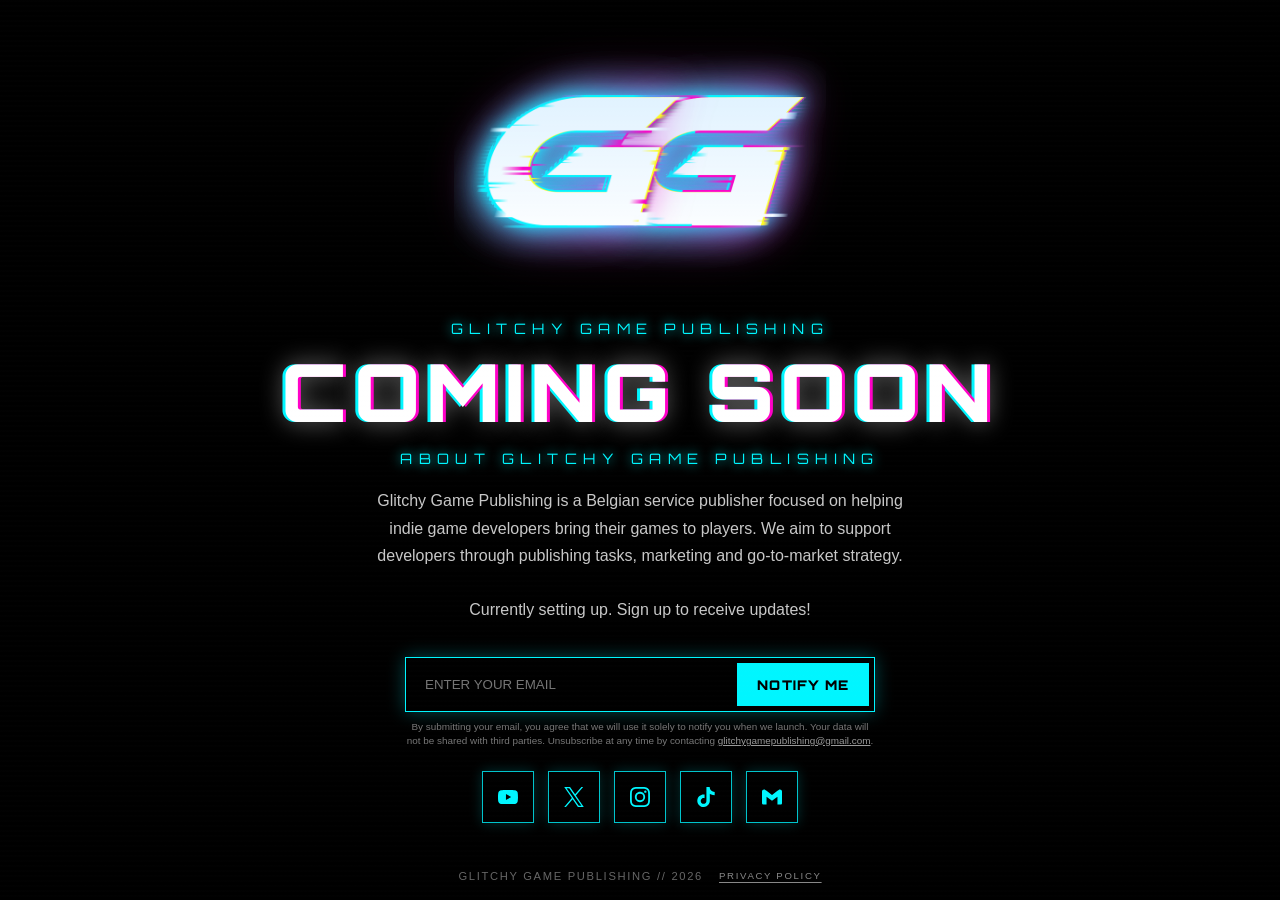
<file: index.html>
<!DOCTYPE html>
<html lang="en">

<head>
    <meta charset="UTF-8" />
    <meta name="viewport" content="width=device-width, initial-scale=1.0, viewport-fit=cover" />
    <meta name="description" content="Glitchy Game Publishing is a Belgian game publisher helping indie game developers bring their games to market through publishing, marketing and community building." />
    <meta name="author" content="Glitchy Game Publishing" />
    <meta name="robots" content="index, follow" />
    <meta name="application-name" content="Glitchy Game Publishing" />

    <title>Glitchy Game Publishing | Belgian Game Publisher</title>

    <link rel="canonical" href="https://glitchygamepublishing.com/" />
    <link rel="manifest" href="manifest.webmanifest" />
    <link rel="icon" type="image/x-icon" href="favicon.ico" />
    <link rel="apple-touch-icon" href="Assets/images/Logo_Square_Centre.png" />

    <meta property="og:type" content="website" />
    <meta property="og:url" content="https://glitchygamepublishing.com/" />
    <meta property="og:title" content="Glitchy Game Publishing | Belgian Game Publisher" />
    <meta property="og:description" content="Glitchy Game Publishing is a Belgian game publisher helping indie game developers bring their games to market through publishing, marketing and community building." />
    <meta property="og:image" content="https://glitchygamepublishing.com/Assets/images/Logo_Square_Centre.png" />
    <meta property="og:image:alt" content="Glitchy Game Publishing logo" />
    <meta property="og:site_name" content="Glitchy Game Publishing" />
    <meta property="og:locale" content="en_BE" />

    <meta name="twitter:card" content="summary_large_image" />
    <meta name="twitter:title" content="Glitchy Game Publishing | Belgian Game Publisher" />
    <meta name="twitter:description" content="Glitchy Game Publishing is a Belgian game publisher helping indie game developers bring their games to market through publishing, marketing and community building." />
    <meta name="twitter:image" content="https://glitchygamepublishing.com/Assets/images/Logo_Square_Centre.png" />
    <meta name="twitter:image:alt" content="Glitchy Game Publishing logo" />

    <script type="application/ld+json">
    {
        "@context": "https://schema.org",
        "@type": "Organization",
        "name": "Glitchy Game Publishing",
        "alternateName": "GG Publishing",
        "url": "https://glitchygamepublishing.com/",
        "logo": "https://glitchygamepublishing.com/Assets/images/Logo_Square_Centre.png",
        "description": "Glitchy Game Publishing is a Belgian game publisher helping indie game developers bring their games to market through publishing, marketing and community building.",
        "sameAs": [
            "https://x.com/GlitchyGamePub",
            "https://www.facebook.com/profile.php?id=61593788321701",
            "https://www.instagram.com/glitchygamepublishing/",
            "https://www.tiktok.com/@glitchygamepublishing",
            "https://www.youtube.com/@GGPublishing"
        ]
    }
    </script>

    <link rel="preconnect" href="https://fonts.googleapis.com">
    <link rel="preconnect" href="https://fonts.gstatic.com" crossorigin>
    <link href="https://fonts.googleapis.com/css2?family=Orbitron:wght@500;700;900&display=swap" rel="stylesheet">
    <link rel="stylesheet" href="Assets/css/style.css" />
</head>

<body>
    <iframe name="hidden_iframe" id="hidden_iframe" title="Form submission status" onload="if (window.submitted) { handleFormSuccess(); }"></iframe>

    <main class="page">
        <section class="content">
            <div class="logo">
                <img src="Assets/images/Logo_Square_Centre_Alpha.png" alt="Glitchy Game Publishing logo">
            </div>

            <h1 class="eyebrow">Glitchy Game Publishing</h1>
            <h2 data-text="Coming Soon">Coming Soon</h2>

            <br><h2 class="eyebrow">About Glitchy Game Publishing</h2>
            <p class="subtitle">
                Glitchy Game Publishing is a Belgian service publisher focused on helping
                indie game developers bring their games to players.
                We aim to support developers through publishing tasks, marketing and
                go-to-market strategy.
                <br><br>
                Currently setting up. Sign up to receive updates!
            </p>

            <form class="notify" id="notifyForm" action="https://docs.google.com/forms/u/0/d/e/1FAIpQLSerMQ9Ac00tpttxeSCr0DgtSrbxK6U5-hS95fB8mxqJZ1_LOw/formResponse" method="POST" target="hidden_iframe" onsubmit="showRegistrationProgress();">
                <input type="email" name="entry.43917760" placeholder="ENTER YOUR EMAIL" required aria-label="Email address">
                <button type="submit">Notify Me</button>
            </form>

            <p class="disclaimer">
                By submitting your email, you agree that we will use it solely to notify you when we launch. Your data will not be
                shared with third parties. Unsubscribe at any time by contacting <a href="mailto:glitchygamepublishing@gmail.com">glitchygamepublishing@gmail.com</a>.
            </p>

            <div class="status" id="status" role="status" aria-live="polite"></div>

            <!--<p class="subscriber-count" aria-live="polite">
                <span id="subscriberCount">--</span> people on the list
            </p>-->

            <div class="social-links" aria-label="Glitchy Game Publishing social media links">
                <!-- <a href="https://discord.gg/5TuQ7SP5CU" class="social-icon" aria-label="Glitchy Game Publishing Discord">
                    <svg role="img" viewBox="0 0 24 24" xmlns="http://www.w3.org/2000/svg">
                        <title>Glitchy Game Publishing Discord</title>
                        <path d="M20.317 4.3698a19.7913 19.7913 0 00-4.8851-1.5152.0741.0741 0 00-.0785.0371c-.211.3753-.4447.8648-.6083 1.2495-1.8447-.2762-3.68-.2762-5.4868 0-.1636-.3933-.4058-.8742-.6177-1.2495a.077.077 0 00-.0785-.037 19.7363 19.7363 0 00-4.8852 1.515.0699.0699 0 00-.0321.0277C.5334 9.0458-.319 13.5799.0992 18.0578a.0824.0824 0 00.0312.0561c2.0528 1.5076 4.0413 2.4228 5.9929 3.0294a.0777.0777 0 00.0842-.0276c.4616-.6304.8731-1.2952 1.226-1.9942a.076.076 0 00-.0416-.1057c-.6528-.2476-1.2743-.5495-1.8722-.8923a.077.077 0 01-.0076-.1277c.1258-.0943.2517-.1923.3718-.2914a.0743.0743 0 01.0776-.0105c3.9278 1.7933 8.18 1.7933 12.0614 0a.0739.0739 0 01.0785.0095c.1202.099.246.1981.3728.2924a.077.077 0 01-.0066.1276 12.2986 12.2986 0 01-1.873.8914.0766.0766 0 00-.0407.1067c.3604.698.7719 1.3628 1.225 1.9932a.076.076 0 00.0842.0286c1.961-.6067 3.9495-1.5219 6.0023-3.0294a.077.077 0 00.0313-.0552c.5004-5.177-.8382-9.6739-3.5485-13.6604a.061.061 0 00-.0312-.0286zM8.02 15.3312c-1.1825 0-2.1569-1.0857-2.1569-2.419 0-1.3332.9555-2.4189 2.157-2.4189 1.2108 0 2.1757 1.0952 2.1568 2.419 0 1.3332-.9555 2.4189-2.1569 2.4189zm7.9748 0c-1.1825 0-2.1569-1.0857-2.1569-2.419 0-1.3332.9554-2.4189 2.1569-2.4189 1.2108 0 2.1757 1.0952 2.1568 2.419 0 1.3332-.946 2.4189-2.1568 2.4189Z" />
                    </svg>
                </a> -->
                <a href="https://www.youtube.com/@GGPublishing" class="social-icon" aria-label="Glitchy Game Publishing YouTube">
                    <svg role="img" viewBox="0 0 24 24" xmlns="http://www.w3.org/2000/svg">
                        <title>Glitchy Game Publishing YouTube</title>
                        <path d="M23.498 6.186a3.016 3.016 0 0 0-2.122-2.136C19.505 3.545 12 3.545 12 3.545s-7.505 0-9.377.505A3.017 3.017 0 0 0 .502 6.186C0 8.07 0 12 0 12s0 3.93.502 5.814a3.016 3.016 0 0 0 2.122 2.136c1.871.505 9.376.505 9.376.505s7.505 0 9.377-.505a3.015 3.015 0 0 0 2.122-2.136C24 15.93 24 12 24 12s0-3.93-.502-5.814zM9.545 15.568V8.432L15.818 12l-6.273 3.568z" />
                    </svg>
                </a>
                <a href="https://x.com/GlitchyGamePub" class="social-icon" aria-label="Glitchy Game Publishing X">
                    <svg role="img" viewBox="0 0 24 24" xmlns="http://www.w3.org/2000/svg">
                        <title>Glitchy Game Publishing X</title>
                        <path d="M14.234 10.162 22.977 0h-2.072l-7.591 8.824L7.251 0H.258l9.168 13.343L.258 24H2.33l8.016-9.318L16.749 24h6.993zm-2.837 3.299-.929-1.329L3.076 1.56h3.182l5.965 8.532.929 1.329 7.754 11.09h-3.182z" />
                    </svg>
                </a>
                <a href="https://www.instagram.com/glitchygamepublishing" class="social-icon" aria-label="Glitchy Game Publishing Instagram">
                    <svg role="img" viewBox="0 0 24 24" xmlns="http://www.w3.org/2000/svg">
                        <title>Glitchy Game Publishing Instagram</title>
                        <path d="M7.0301.084c-1.2768.0602-2.1487.264-2.911.5634-.7888.3075-1.4575.72-2.1228 1.3877-.6652.6677-1.075 1.3368-1.3802 2.127-.2954.7638-.4956 1.6365-.552 2.914-.0564 1.2775-.0689 1.6882-.0626 4.947.0062 3.2586.0206 3.6671.0825 4.9473.061 1.2765.264 2.1482.5635 2.9107.308.7889.72 1.4573 1.388 2.1228.6679.6655 1.3365 1.0743 2.1285 1.38.7632.295 1.6361.4961 2.9134.552 1.2773.056 1.6884.069 4.9462.0627 3.2578-.0062 3.668-.0207 4.9478-.0814 1.28-.0607 2.147-.2652 2.9098-.5633.7889-.3086 1.4578-.72 2.1228-1.3881.665-.6682 1.0745-1.3378 1.3795-2.1284.2957-.7632.4966-1.636.552-2.9124.056-1.2809.0692-1.6898.063-4.948-.0063-3.2583-.021-3.6668-.0817-4.9465-.0607-1.2797-.264-2.1487-.5633-2.9117-.3084-.7889-.72-1.4568-1.3876-2.1228C21.2982 1.33 20.628.9208 19.8378.6165 19.074.321 18.2017.1197 16.9244.0645 15.6471.0093 15.236-.005 11.977.0014 8.718.0076 8.31.0215 7.0301.0839m.1402 21.6932c-1.17-.0509-1.8053-.2453-2.2287-.408-.5606-.216-.96-.4771-1.3819-.895-.422-.4178-.6811-.8186-.9-1.378-.1644-.4234-.3624-1.058-.4171-2.228-.0595-1.2645-.072-1.6442-.079-4.848-.007-3.2037.0053-3.583.0607-4.848.05-1.169.2456-1.805.408-2.2282.216-.5613.4762-.96.895-1.3816.4188-.4217.8184-.6814 1.3783-.9003.423-.1651 1.0575-.3614 2.227-.4171 1.2655-.06 1.6447-.072 4.848-.079 3.2033-.007 3.5835.005 4.8495.0608 1.169.0508 1.8053.2445 2.228.408.5608.216.96.4754 1.3816.895.4217.4194.6816.8176.9005 1.3787.1653.4217.3617 1.056.4169 2.2263.0602 1.2655.0739 1.645.0796 4.848.0058 3.203-.0055 3.5834-.061 4.848-.051 1.17-.245 1.8055-.408 2.2294-.216.5604-.4763.96-.8954 1.3814-.419.4215-.8181.6811-1.3783.9-.4224.1649-1.0577.3617-2.2262.4174-1.2656.0595-1.6448.072-4.8493.079-3.2045.007-3.5825-.006-4.848-.0608M16.953 5.5864A1.44 1.44 0 1 0 18.39 4.144a1.44 1.44 0 0 0-1.437 1.4424M5.8385 12.012c.0067 3.4032 2.7706 6.1557 6.173 6.1493 3.4026-.0065 6.157-2.7701 6.1506-6.1733-.0065-3.4032-2.771-6.1565-6.174-6.1498-3.403.0067-6.156 2.771-6.1496 6.1738M8 12.0077a4 4 0 1 1 4.008 3.9921A3.9996 3.9996 0 0 1 8 12.0077" />
                    </svg>
                </a>
                <a href="https://www.tiktok.com/@glitchygamepublishing" class="social-icon" aria-label="Glitchy Game Publishing TikTok">
                    <svg role="img" viewBox="0 0 24 24" xmlns="http://www.w3.org/2000/svg">
                        <title>Glitchy Game Publishing TikTok</title>
                        <path d="M12.525.02c1.31-.02 2.61-.01 3.91-.02.08 1.53.63 3.09 1.75 4.17 1.12 1.11 2.7 1.62 4.24 1.79v4.03c-1.44-.05-2.89-.35-4.2-.97-.57-.26-1.1-.59-1.62-.93-.01 2.92.01 5.84-.02 8.75-.08 1.4-.54 2.79-1.35 3.94-1.31 1.92-3.58 3.17-5.91 3.21-1.43.08-2.86-.31-4.08-1.03-2.02-1.19-3.44-3.37-3.65-5.71-.02-.5-.03-1-.01-1.49.18-1.9 1.12-3.72 2.58-4.96 1.66-1.44 3.98-2.13 6.15-1.72.02 1.48-.04 2.96-.04 4.44-.99-.32-2.15-.23-3.02.37-.63.41-1.11 1.04-1.36 1.75-.21.51-.15 1.07-.14 1.61.24 1.64 1.82 3.02 3.5 2.87 1.12-.01 2.19-.66 2.77-1.61.19-.33.4-.67.41-1.06.1-1.79.06-3.57.07-5.36.01-4.03-.01-8.05.02-12.07z" />
                    </svg>
                </a>
                <!-- <a href="https://www.facebook.com/profile.php?id=61593788321701" class="social-icon" aria-label="Glitchy Game Publishing Facebook">
                    <svg role="img" viewBox="0 0 24 24" xmlns="http://www.w3.org/2000/svg">
                        <title>Glitchy Game Publishing Facebook</title>
                        <path d="M9.101 23.691v-7.98H6.627v-3.667h2.474v-1.58c0-4.085 1.848-5.978 5.858-5.978.401 0 .955.042 1.468.103a8.68 8.68 0 0 1 1.141.195v3.325a8.623 8.623 0 0 0-.653-.036 26.805 26.805 0 0 0-.733-.009c-.707 0-1.259.096-1.675.309a1.686 1.686 0 0 0-.679.622c-.258.42-.374.995-.374 1.752v1.297h3.919l-.386 2.103-.287 1.564h-3.246v8.245C19.396 23.238 24 18.179 24 12.044c0-6.627-5.373-12-12-12s-12 5.373-12 12c0 5.628 3.874 10.35 9.101 11.647Z" />
                    </svg>
                </a> -->
                <a href="mailto:glitchygamepublishing@gmail.com" class="social-icon" aria-label="Glitchy Game Publishing Email">
                    <svg role="img" viewBox="0 0 24 24" xmlns="http://www.w3.org/2000/svg">
                        <title>Glitchy Game Publishing Email</title>
                        <path d="M24 5.457v13.909c0 .904-.732 1.636-1.636 1.636h-3.819V11.73L12 16.64l-6.545-4.91v9.273H1.636A1.636 1.636 0 0 1 0 19.366V5.457c0-2.023 2.309-3.178 3.927-1.964L5.455 4.64 12 9.548l6.545-4.91 1.528-1.145C21.69 2.28 24 3.434 24 5.457z" />
                    </svg>
                </a>
            </div>
        </section>

        <footer class="footer">
            <span>Glitchy Game Publishing // 2026</span>
            <a href="privacy/privacy.html">Privacy Policy</a>
        </footer>
    </main>

    <script src="Assets/js/index.js"></script>
</body>


</html>
</file>
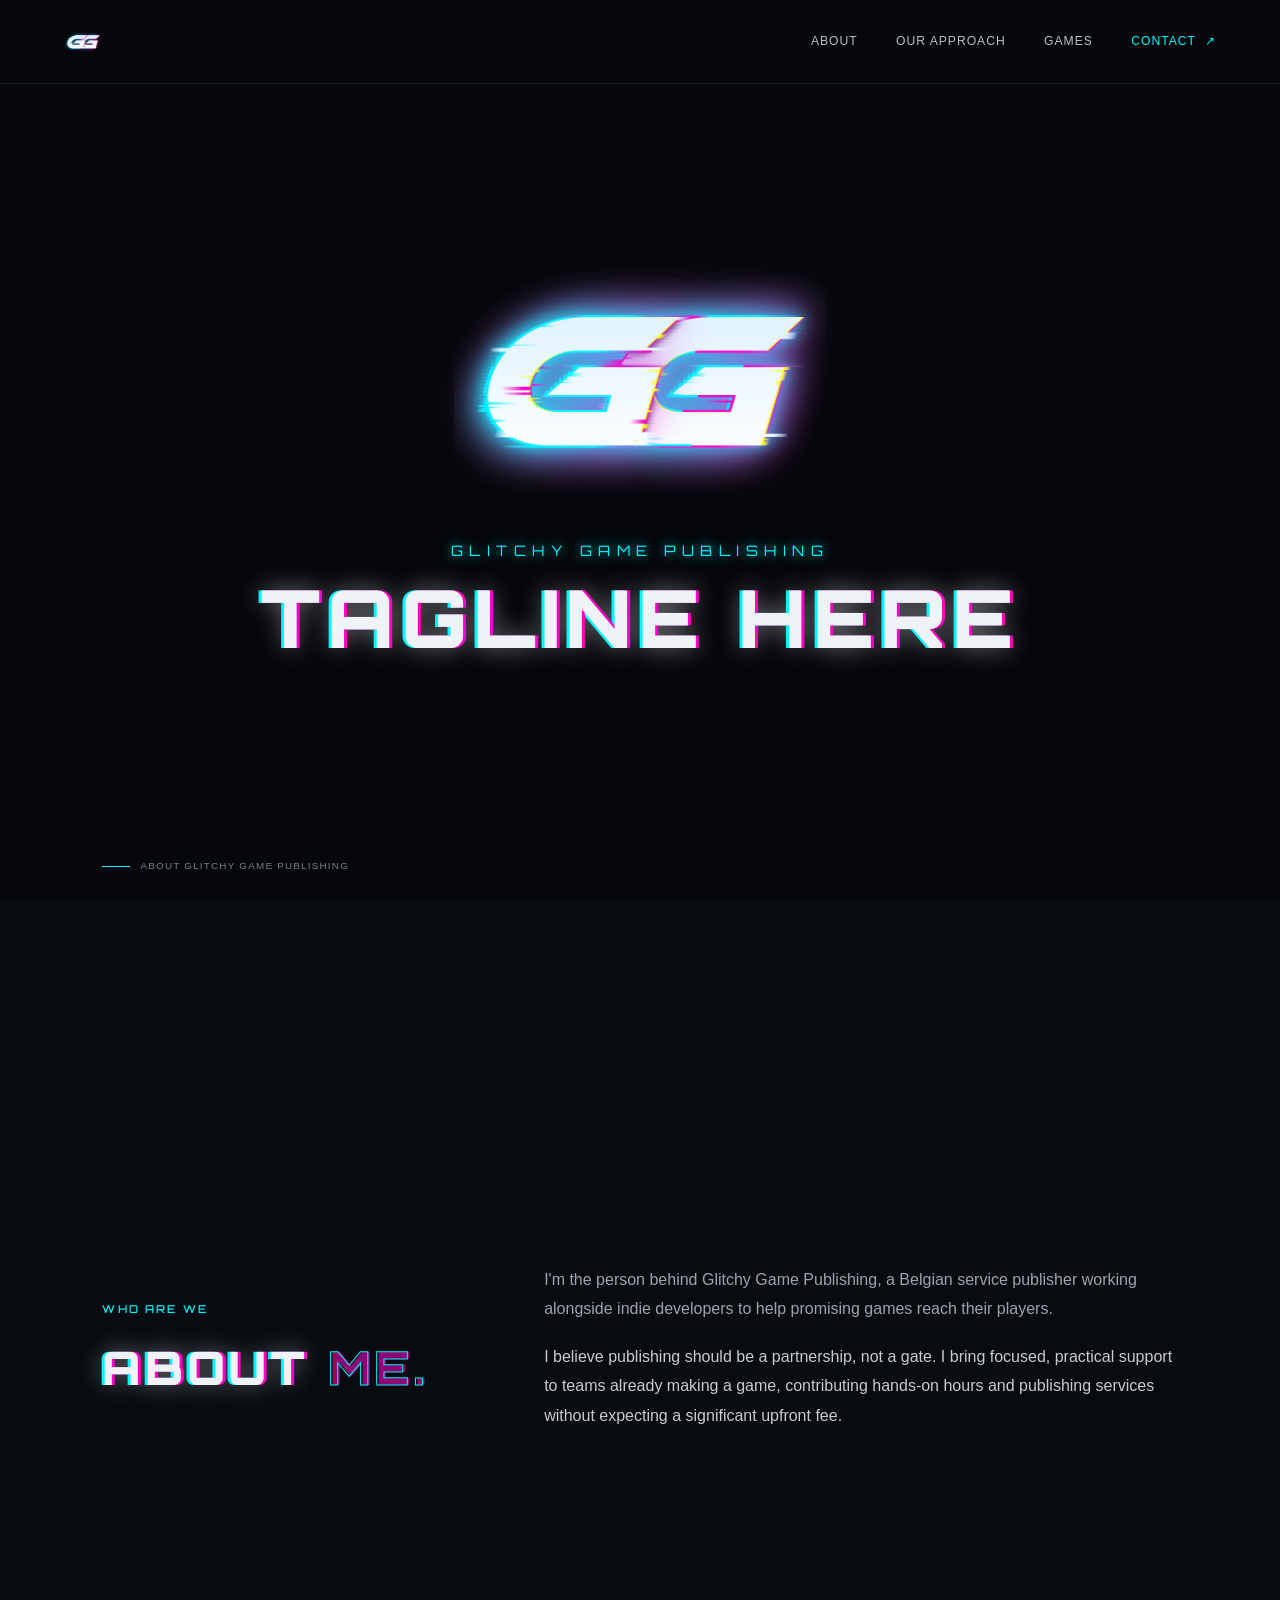
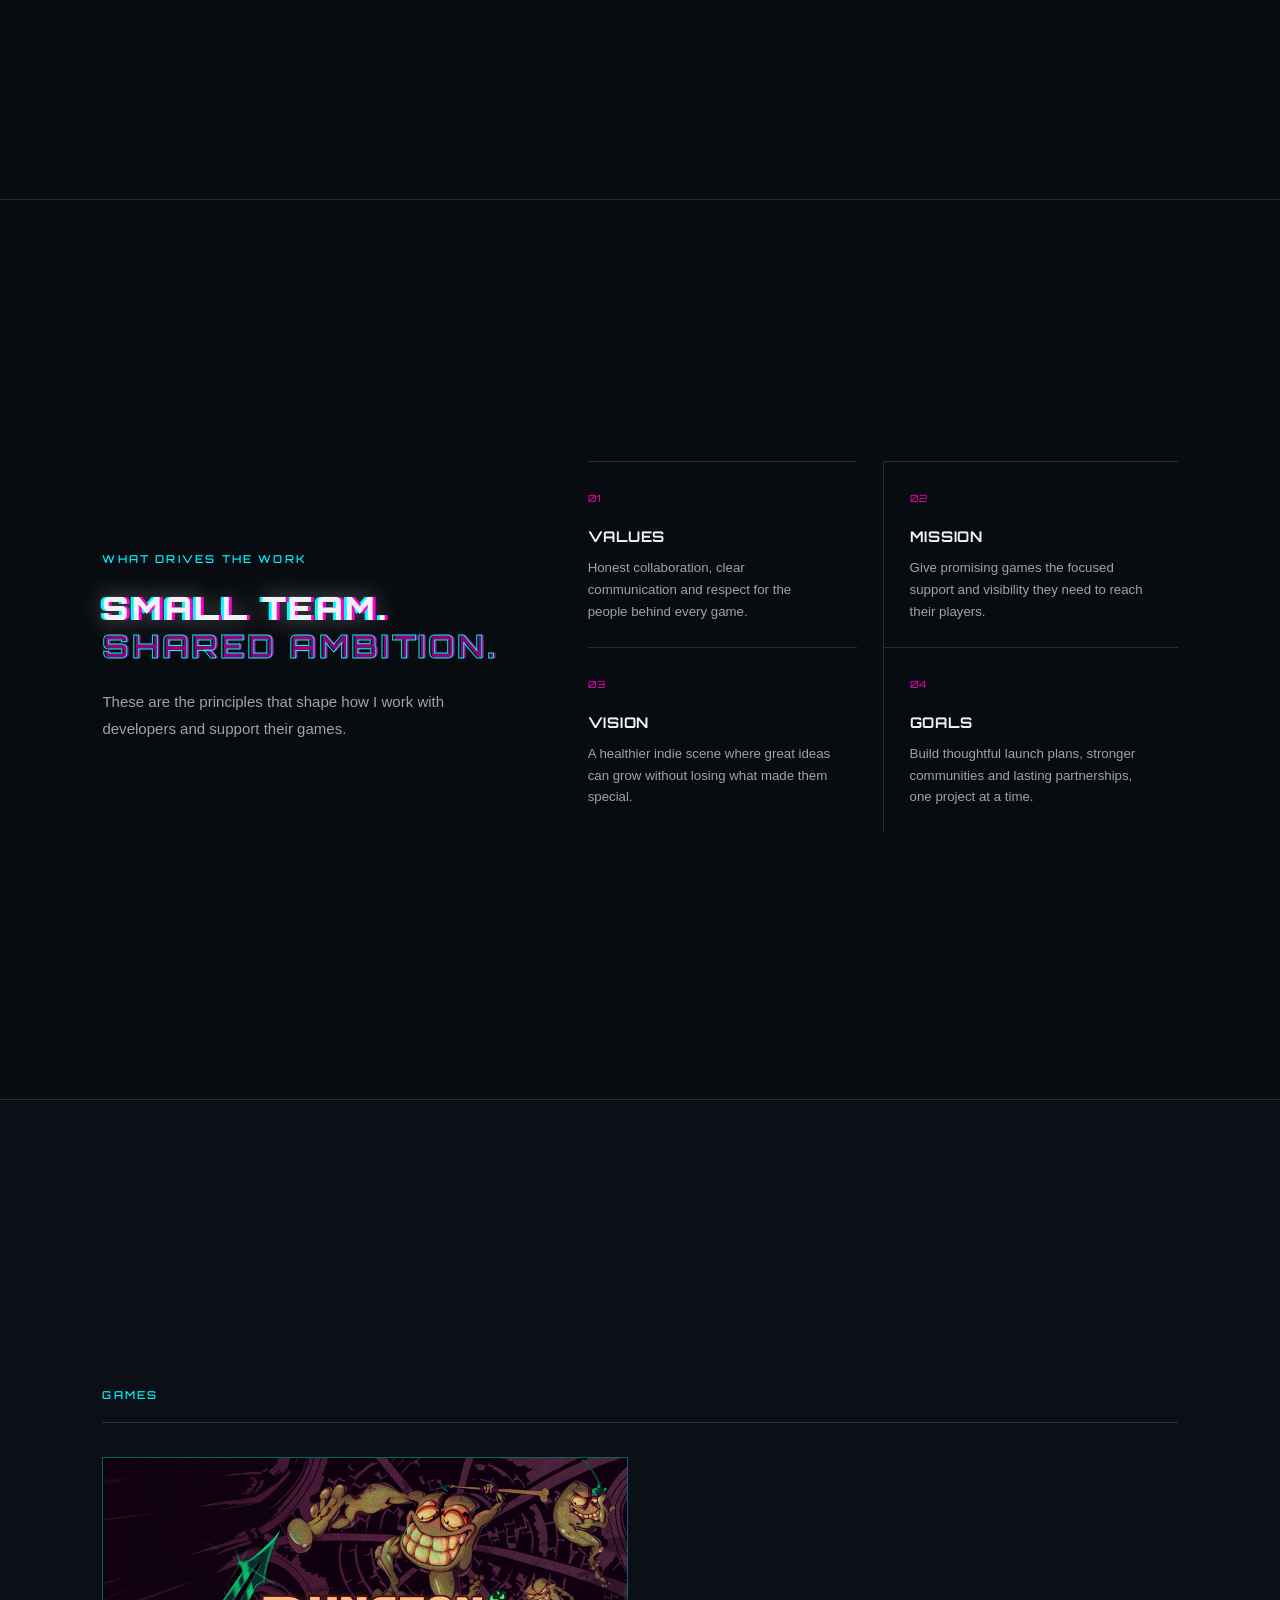
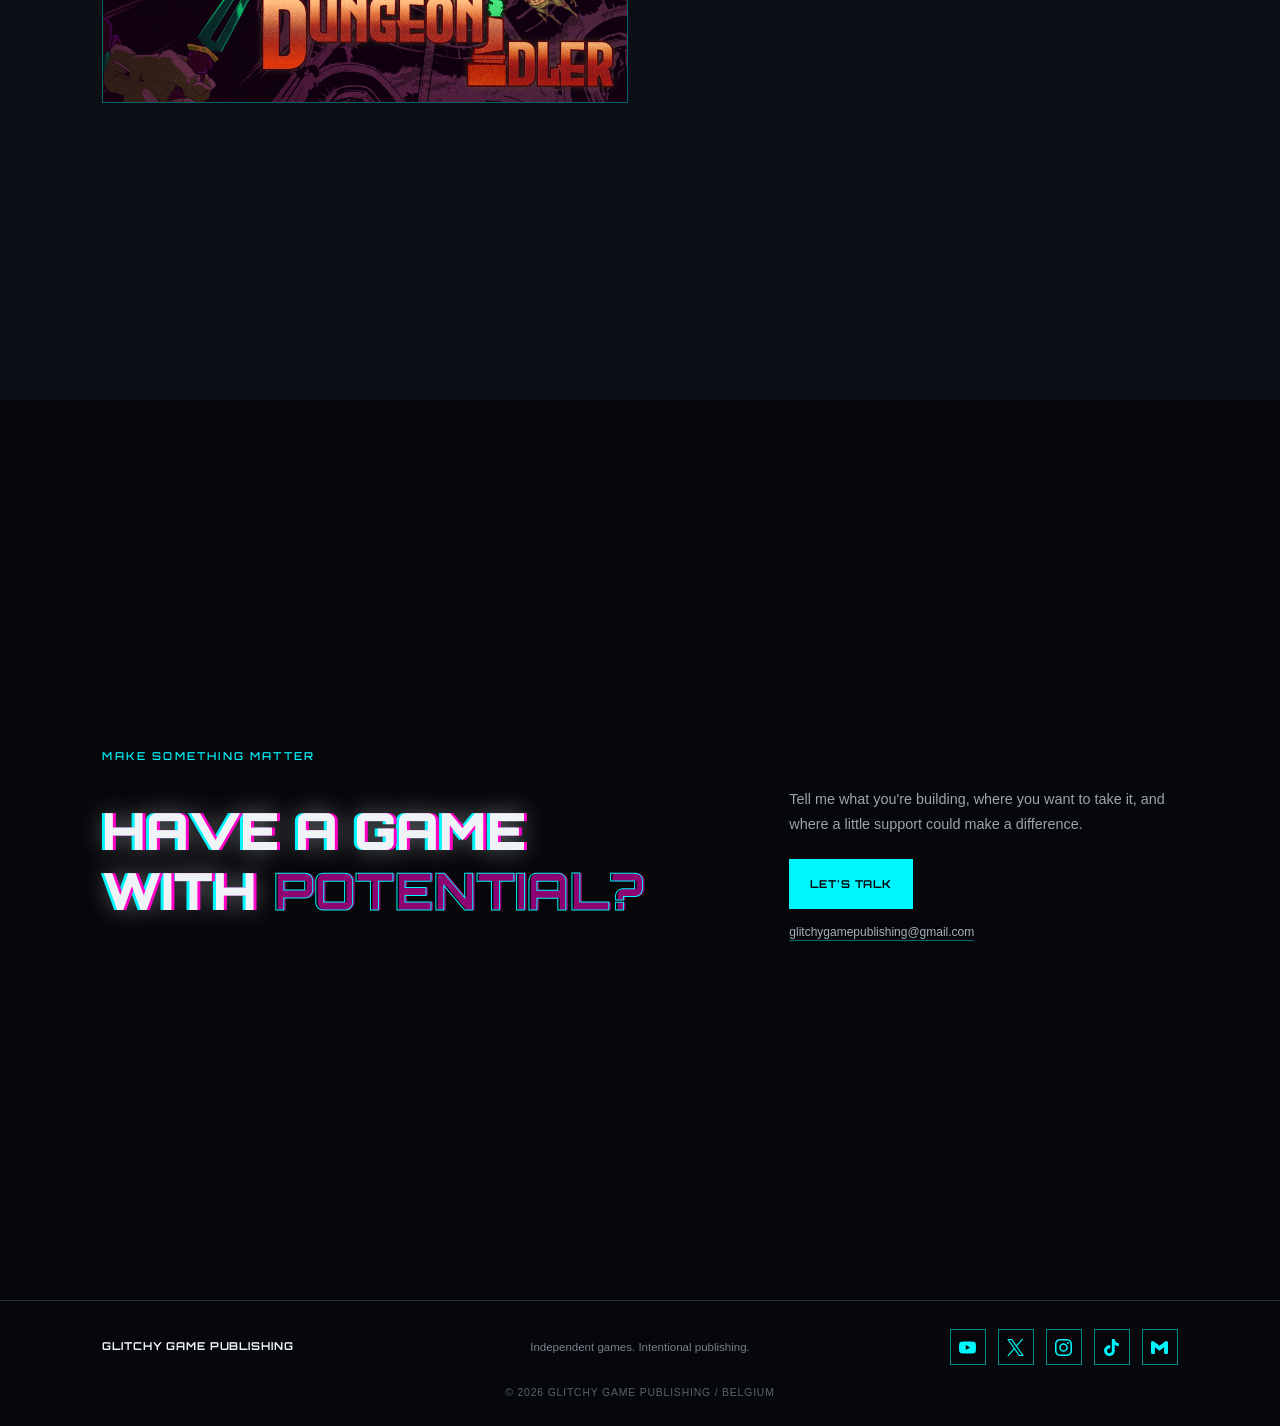
<file: index2.html>
<!DOCTYPE html>
<html lang="en">

<head>
    <meta charset="UTF-8" />
    <meta name="viewport" content="width=device-width, initial-scale=1.0, viewport-fit=cover" />
    <meta name="description" content="Glitchy Game Publishing is a Belgian service publisher helping indie game developers find potential and help their games succeed through hands-on publishing, marketing and community support." />
    <meta name="author" content="Glitchy Game Publishing" />
    <meta name="robots" content="index, follow" />
    <meta name="theme-color" content="#05070b" />
    <title>Glitchy Game Publishing | To Find Potential and Help Them Succeed</title>

    <link rel="canonical" href="https://glitchygamepublishing.com/index.html" />
    <link rel="icon" type="image/x-icon" href="favicon.ico" />
    <link rel="apple-touch-icon" href="Assets/images/Logo_Square_Centre.png" />
    <link rel="preconnect" href="https://fonts.googleapis.com" />
    <link rel="preconnect" href="https://fonts.gstatic.com" crossorigin />
    <link href="https://fonts.googleapis.com/css2?family=Orbitron:wght@500;700;900&display=swap" rel="stylesheet" />
    <link rel="stylesheet" href="Assets/css/home.css" />

    <meta property="og:type" content="website" />
    <meta property="og:url" content="https://glitchygamepublishing.com/index.html" />
    <meta property="og:title" content="Glitchy Game Publishing | To Find Potential and Help Them Succeed" />
    <meta property="og:description" content="A Belgian service publisher offering hands-on support to help indie games reach their potential." />
    <meta property="og:image" content="https://glitchygamepublishing.com/Assets/images/Logo_Square_Centre.png" />
    <meta property="og:image:alt" content="Glitchy Game Publishing logo" />
    <meta property="og:site_name" content="Glitchy Game Publishing" />
    <meta property="og:locale" content="en_BE" />
    <meta name="twitter:card" content="summary" />
    <meta name="twitter:title" content="Glitchy Game Publishing | To Find Potential and Help Them Succeed" />
    <meta name="twitter:description" content="A Belgian service publisher offering hands-on support to help indie games reach their potential." />
    <meta name="twitter:image" content="https://glitchygamepublishing.com/Assets/images/Logo_Square_Centre.png" />
    <meta name="twitter:image:alt" content="Glitchy Game Publishing logo" />

    <script type="application/ld+json">
    {
        "@context": "https://schema.org",
        "@type": "Organization",
        "name": "Glitchy Game Publishing",
        "alternateName": "GG Publishing",
        "url": "https://glitchygamepublishing.com/",
        "logo": "https://glitchygamepublishing.com/Assets/images/Logo_Square_Centre.png",
        "description": "A Belgian service publisher helping indie game developers bring their games to players through hands-on publishing, marketing and community support.",
        "sameAs": [
            "https://x.com/GlitchyGamePub",
            "https://www.facebook.com/profile.php?id=61593788321701",
            "https://www.instagram.com/glitchygamepublishing/",
            "https://www.tiktok.com/@glitchygamepublishing",
            "https://www.youtube.com/@GGPublishing"
        ]
    }
    </script>
</head>

<body>
    <a class="skip-link" href="#main">Skip to content</a>
    <header class="site-header">
        <a class="wordmark" href="index.html" aria-label="Glitchy Game Publishing home">
            <img src="Assets/images/Logo_Square_Centre_Alpha.png" alt="" />
            <!-- <span>GG<span class="wordmark-accent">P</span></span> -->
        </a>
        <nav class="site-nav" aria-label="Main navigation">
            <a href="#about">About</a>
            <a href="#values">Our approach</a>
            <a href="#games">Games</a>
            <a class="nav-contact" href="#contact">Contact <span aria-hidden="true">↗</span></a>
        </nav>
    </header>

    <main id="main">
        <section class="landing-hero section-wrap" aria-labelledby="landing-title">
            <div class="landing-content">
                <div class="landing-logo">
                    <img src="Assets/images/Logo_Square_Centre_Alpha.png" alt="Glitchy Game Publishing logo" />
                </div>
                <h1 class="landing-eyebrow">Glitchy Game Publishing</h1>
                <h2 class="glitch-title landing-title" id="landing-title" aria-label="Tagline here" data-text="Tagline here">Tagline here</h2>
            </div>
            <a class="scroll-cue" href="#about"><span></span> About Glitchy Game Publishing</a>
        </section>

        <section class="about-me section-wrap" id="about" aria-labelledby="about-title">
            <div class="about-me-heading">
                <p class="overline">Who Are We</p>
                <h2 class="glitch-title about-title" id="about-title" aria-label="About me." data-text="About me.">About <span>me.</span></h2>
            </div>
            <div class="about-me-copy">
                <p>I'm the person behind Glitchy Game Publishing, a Belgian service publisher working alongside indie developers to help promising games reach their players.</p>
                <p>I believe publishing should be a partnership, not a gate. I bring focused, practical support to teams already making a game, contributing hands-on hours and publishing services without expecting a significant upfront fee.</p>
            </div>
        </section>

        <section class="approach section-wrap" aria-labelledby="approach-title">
            <div class="section-heading">
                <p class="overline">What drives the work</p>
                <h2 class="glitch-title values-title" id="approach-title" aria-label="Small team. Shared ambition." data-text="Small team.&#10;Shared ambition.">Small team.<br /><span>Shared ambition.</span></h2>
                <p class="section-lede">These are the principles that shape how I work with developers and support their games.</p>
            </div>
            <div class="principles" id="values">
                <article class="principle">
                    <span class="principle-index">01</span>
                    <h3>Values</h3>
                    <p>Honest collaboration, clear communication and respect for the people behind every game.</p>
                </article>
                <article class="principle">
                    <span class="principle-index">02</span>
                    <h3>Mission</h3>
                    <p>Give promising games the focused support and visibility they need to reach their players.</p>
                </article>
                <article class="principle">
                    <span class="principle-index">03</span>
                    <h3>Vision</h3>
                    <p>A healthier indie scene where great ideas can grow without losing what made them special.</p>
                </article>
                <article class="principle">
                    <span class="principle-index">04</span>
                    <h3>Goals</h3>
                    <p>Build thoughtful launch plans, stronger communities and lasting partnerships, one project at a time.</p>
                </article>
            </div>
        </section>

        <section class="games-section section-wrap" id="games" aria-labelledby="games-title">
            <div class="section-topline">
                <p class="overline" id="games-title">Games</p>
            </div>
            <div class="games-grid games-grid-preview">
                <a class="game-capsule" href="https://store.steampowered.com/app/4026520/Dungeon_Idler/" target="_blank" rel="noopener noreferrer" aria-label="Dungeon Idler on Steam">
                    <img src="games/Dungeon%20Idler/Header_Capsule.png" alt="" />
                    <span class="game-capsule-title" aria-hidden="true">Dungeon Idler</span>
                </a>
            </div>
        </section>

        <section class="contact-section section-wrap" id="contact" aria-labelledby="contact-title">
            <p class="overline">Make something matter</p>
            <div class="contact-row">
                <h2 class="glitch-title contact-title" id="contact-title" aria-label="Have a game with potential?" data-text="Have a game&#10;with potential?">Have a game<br />with <span>potential?</span></h2>
                <div class="contact-action">
                    <p>Tell me what you're building, where you want to take it, and where a little support could make a difference.</p>
                    <a class="button button-primary" href="mailto:glitchygamepublishing@gmail.com">Let's talk</a>
                    <a class="contact-email" href="mailto:glitchygamepublishing@gmail.com">glitchygamepublishing@gmail.com</a>
                </div>
            </div>
        </section>
    </main>

    <footer class="site-footer">
        <a class="footer-brand" href="index2.html">Glitchy Game Publishing</a>
        <span>Independent games. Intentional publishing.</span>
        <div class="footer-links">
            <!-- <a href="https://discord.gg/5TuQ7SP5CU" class="social-icon" aria-label="Glitchy Game Publishing Discord">
                                <svg role="img" viewBox="0 0 24 24" xmlns="http://www.w3.org/2000/svg">
                                    <title>Glitchy Game Publishing Discord</title>
                                    <path d="M20.317 4.3698a19.7913 19.7913 0 00-4.8851-1.5152.0741.0741 0 00-.0785.0371c-.211.3753-.4447.8648-.6083 1.2495-1.8447-.2762-3.68-.2762-5.4868 0-.1636-.3933-.4058-.8742-.6177-1.2495a.077.077 0 00-.0785-.037 19.7363 19.7363 0 00-4.8852 1.515.0699.0699 0 00-.0321.0277C.5334 9.0458-.319 13.5799.0992 18.0578a.0824.0824 0 00.0312.0561c2.0528 1.5076 4.0413 2.4228 5.9929 3.0294a.0777.0777 0 00.0842-.0276c.4616-.6304.8731-1.2952 1.226-1.9942a.076.076 0 00-.0416-.1057c-.6528-.2476-1.2743-.5495-1.8722-.8923a.077.077 0 01-.0076-.1277c.1258-.0943.2517-.1923.3718-.2914a.0743.0743 0 01.0776-.0105c3.9278 1.7933 8.18 1.7933 12.0614 0a.0739.0739 0 01.0785.0095c.1202.099.246.1981.3728.2924a.077.077 0 01-.0066.1276 12.2986 12.2986 0 01-1.873.8914.0766.0766 0 00-.0407.1067c.3604.698.7719 1.3628 1.225 1.9932a.076.076 0 00.0842.0286c1.961-.6067 3.9495-1.5219 6.0023-3.0294a.077.077 0 00.0313-.0552c.5004-5.177-.8382-9.6739-3.5485-13.6604a.061.061 0 00-.0312-.0286zM8.02 15.3312c-1.1825 0-2.1569-1.0857-2.1569-2.419 0-1.3332.9555-2.4189 2.157-2.4189 1.2108 0 2.1757 1.0952 2.1568 2.419 0 1.3332-.9555 2.4189-2.1569 2.4189zm7.9748 0c-1.1825 0-2.1569-1.0857-2.1569-2.419 0-1.3332.9554-2.4189 2.1569-2.4189 1.2108 0 2.1757 1.0952 2.1568 2.419 0 1.3332-.946 2.4189-2.1568 2.4189Z" />
                                </svg>
                            </a> -->
            <a href="https://www.youtube.com/@GGPublishing" class="social-icon" aria-label="Glitchy Game Publishing YouTube">
                <svg role="img" viewBox="0 0 24 24" xmlns="http://www.w3.org/2000/svg">
                    <title>Glitchy Game Publishing YouTube</title>
                    <path
                        d="M23.498 6.186a3.016 3.016 0 0 0-2.122-2.136C19.505 3.545 12 3.545 12 3.545s-7.505 0-9.377.505A3.017 3.017 0 0 0 .502 6.186C0 8.07 0 12 0 12s0 3.93.502 5.814a3.016 3.016 0 0 0 2.122 2.136c1.871.505 9.376.505 9.376.505s7.505 0 9.377-.505a3.015 3.015 0 0 0 2.122-2.136C24 15.93 24 12 24 12s0-3.93-.502-5.814zM9.545 15.568V8.432L15.818 12l-6.273 3.568z" />
                </svg>
            </a>
            <a href="https://x.com/GlitchyGamePub" class="social-icon" aria-label="Glitchy Game Publishing X">
                <svg role="img" viewBox="0 0 24 24" xmlns="http://www.w3.org/2000/svg">
                    <title>Glitchy Game Publishing X</title>
                    <path
                        d="M14.234 10.162 22.977 0h-2.072l-7.591 8.824L7.251 0H.258l9.168 13.343L.258 24H2.33l8.016-9.318L16.749 24h6.993zm-2.837 3.299-.929-1.329L3.076 1.56h3.182l5.965 8.532.929 1.329 7.754 11.09h-3.182z" />
                </svg>
            </a>
            <a href="https://www.instagram.com/glitchygamepublishing" class="social-icon"
                aria-label="Glitchy Game Publishing Instagram">
                <svg role="img" viewBox="0 0 24 24" xmlns="http://www.w3.org/2000/svg">
                    <title>Glitchy Game Publishing Instagram</title>
                    <path
                        d="M7.0301.084c-1.2768.0602-2.1487.264-2.911.5634-.7888.3075-1.4575.72-2.1228 1.3877-.6652.6677-1.075 1.3368-1.3802 2.127-.2954.7638-.4956 1.6365-.552 2.914-.0564 1.2775-.0689 1.6882-.0626 4.947.0062 3.2586.0206 3.6671.0825 4.9473.061 1.2765.264 2.1482.5635 2.9107.308.7889.72 1.4573 1.388 2.1228.6679.6655 1.3365 1.0743 2.1285 1.38.7632.295 1.6361.4961 2.9134.552 1.2773.056 1.6884.069 4.9462.0627 3.2578-.0062 3.668-.0207 4.9478-.0814 1.28-.0607 2.147-.2652 2.9098-.5633.7889-.3086 1.4578-.72 2.1228-1.3881.665-.6682 1.0745-1.3378 1.3795-2.1284.2957-.7632.4966-1.636.552-2.9124.056-1.2809.0692-1.6898.063-4.948-.0063-3.2583-.021-3.6668-.0817-4.9465-.0607-1.2797-.264-2.1487-.5633-2.9117-.3084-.7889-.72-1.4568-1.3876-2.1228C21.2982 1.33 20.628.9208 19.8378.6165 19.074.321 18.2017.1197 16.9244.0645 15.6471.0093 15.236-.005 11.977.0014 8.718.0076 8.31.0215 7.0301.0839m.1402 21.6932c-1.17-.0509-1.8053-.2453-2.2287-.408-.5606-.216-.96-.4771-1.3819-.895-.422-.4178-.6811-.8186-.9-1.378-.1644-.4234-.3624-1.058-.4171-2.228-.0595-1.2645-.072-1.6442-.079-4.848-.007-3.2037.0053-3.583.0607-4.848.05-1.169.2456-1.805.408-2.2282.216-.5613.4762-.96.895-1.3816.4188-.4217.8184-.6814 1.3783-.9003.423-.1651 1.0575-.3614 2.227-.4171 1.2655-.06 1.6447-.072 4.848-.079 3.2033-.007 3.5835.005 4.8495.0608 1.169.0508 1.8053.2445 2.228.408.5608.216.96.4754 1.3816.895.4217.4194.6816.8176.9005 1.3787.1653.4217.3617 1.056.4169 2.2263.0602 1.2655.0739 1.645.0796 4.848.0058 3.203-.0055 3.5834-.061 4.848-.051 1.17-.245 1.8055-.408 2.2294-.216.5604-.4763.96-.8954 1.3814-.419.4215-.8181.6811-1.3783.9-.4224.1649-1.0577.3617-2.2262.4174-1.2656.0595-1.6448.072-4.8493.079-3.2045.007-3.5825-.006-4.848-.0608M16.953 5.5864A1.44 1.44 0 1 0 18.39 4.144a1.44 1.44 0 0 0-1.437 1.4424M5.8385 12.012c.0067 3.4032 2.7706 6.1557 6.173 6.1493 3.4026-.0065 6.157-2.7701 6.1506-6.1733-.0065-3.4032-2.771-6.1565-6.174-6.1498-3.403.0067-6.156 2.771-6.1496 6.1738M8 12.0077a4 4 0 1 1 4.008 3.9921A3.9996 3.9996 0 0 1 8 12.0077" />
                </svg>
            </a>
            <a href="https://www.tiktok.com/@glitchygamepublishing" class="social-icon" aria-label="Glitchy Game Publishing TikTok">
                <svg role="img" viewBox="0 0 24 24" xmlns="http://www.w3.org/2000/svg">
                    <title>Glitchy Game Publishing TikTok</title>
                    <path
                        d="M12.525.02c1.31-.02 2.61-.01 3.91-.02.08 1.53.63 3.09 1.75 4.17 1.12 1.11 2.7 1.62 4.24 1.79v4.03c-1.44-.05-2.89-.35-4.2-.97-.57-.26-1.1-.59-1.62-.93-.01 2.92.01 5.84-.02 8.75-.08 1.4-.54 2.79-1.35 3.94-1.31 1.92-3.58 3.17-5.91 3.21-1.43.08-2.86-.31-4.08-1.03-2.02-1.19-3.44-3.37-3.65-5.71-.02-.5-.03-1-.01-1.49.18-1.9 1.12-3.72 2.58-4.96 1.66-1.44 3.98-2.13 6.15-1.72.02 1.48-.04 2.96-.04 4.44-.99-.32-2.15-.23-3.02.37-.63.41-1.11 1.04-1.36 1.75-.21.51-.15 1.07-.14 1.61.24 1.64 1.82 3.02 3.5 2.87 1.12-.01 2.19-.66 2.77-1.61.19-.33.4-.67.41-1.06.1-1.79.06-3.57.07-5.36.01-4.03-.01-8.05.02-12.07z" />
                </svg>
            </a>
            <!-- <a href="https://www.facebook.com/profile.php?id=61593788321701" class="social-icon" aria-label="Glitchy Game Publishing Facebook">
                                <svg role="img" viewBox="0 0 24 24" xmlns="http://www.w3.org/2000/svg">
                                    <title>Glitchy Game Publishing Facebook</title>
                                    <path d="M9.101 23.691v-7.98H6.627v-3.667h2.474v-1.58c0-4.085 1.848-5.978 5.858-5.978.401 0 .955.042 1.468.103a8.68 8.68 0 0 1 1.141.195v3.325a8.623 8.623 0 0 0-.653-.036 26.805 26.805 0 0 0-.733-.009c-.707 0-1.259.096-1.675.309a1.686 1.686 0 0 0-.679.622c-.258.42-.374.995-.374 1.752v1.297h3.919l-.386 2.103-.287 1.564h-3.246v8.245C19.396 23.238 24 18.179 24 12.044c0-6.627-5.373-12-12-12s-12 5.373-12 12c0 5.628 3.874 10.35 9.101 11.647Z" />
                                </svg>
                            </a> -->
            <a href="mailto:glitchygamepublishing@gmail.com" class="social-icon" aria-label="Glitchy Game Publishing Email">
                <svg role="img" viewBox="0 0 24 24" xmlns="http://www.w3.org/2000/svg">
                    <title>Glitchy Game Publishing Email</title>
                    <path
                        d="M24 5.457v13.909c0 .904-.732 1.636-1.636 1.636h-3.819V11.73L12 16.64l-6.545-4.91v9.273H1.636A1.636 1.636 0 0 1 0 19.366V5.457c0-2.023 2.309-3.178 3.927-1.964L5.455 4.64 12 9.548l6.545-4.91 1.528-1.145C21.69 2.28 24 3.434 24 5.457z" />
                </svg>
            </a>
        </div>
        <small>© 2026 Glitchy Game Publishing / Belgium</small>
    </footer>
</body>

</html>
</file>
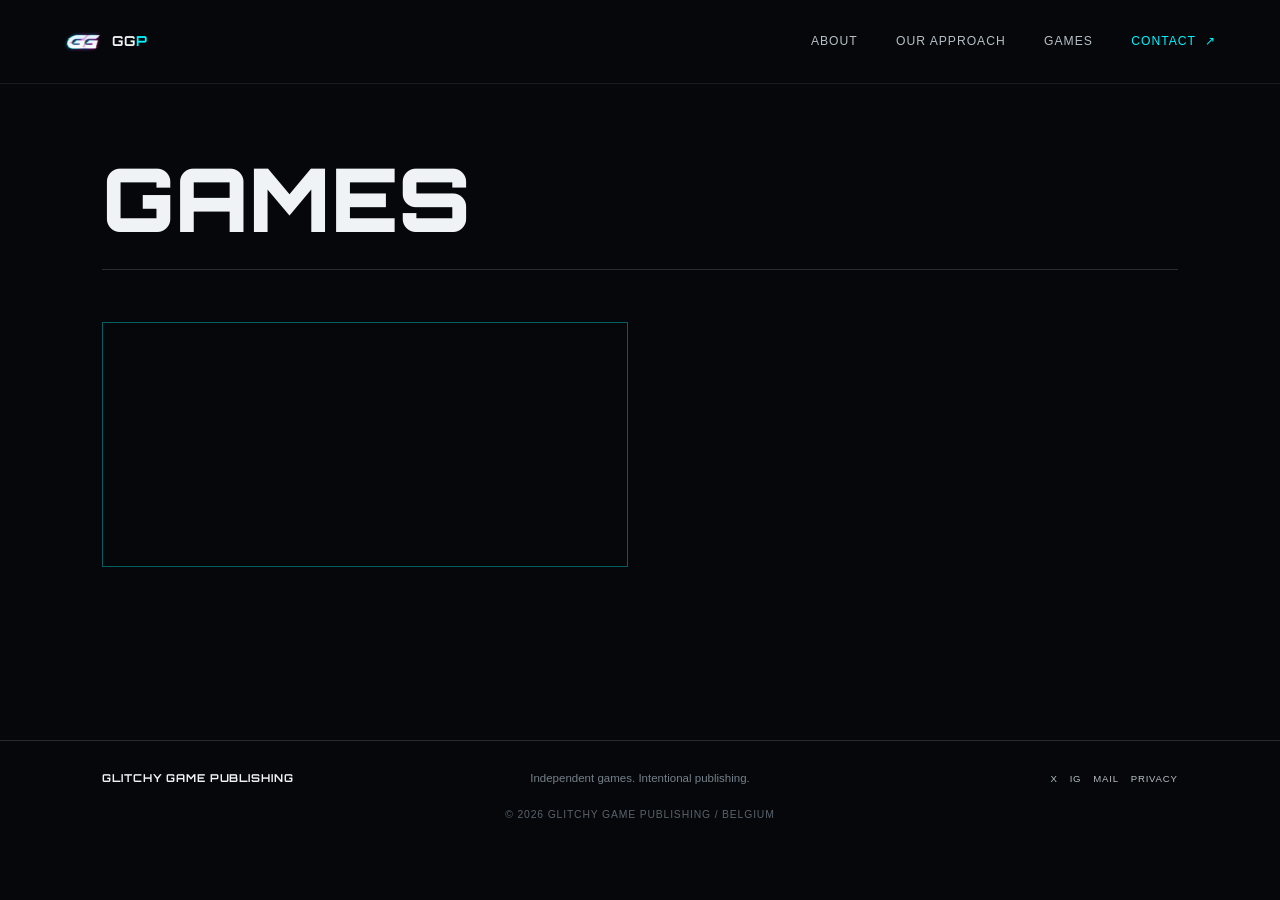
<file: games/games.html>
<!DOCTYPE html>
<html lang="en">

<head>
	<meta charset="UTF-8" />
	<meta name="viewport" content="width=device-width, initial-scale=1.0, viewport-fit=cover" />
	<meta name="description" content="Explore the Glitchy Game Publishing portfolio, including Dungeon Idler, developed with Team Hooligan." />
	<meta name="author" content="Glitchy Game Publishing" />
	<meta name="robots" content="index, follow" />
	<meta name="theme-color" content="#05070b" />
	<title>Games | Glitchy Game Publishing</title>
	<link rel="canonical" href="https://glitchygamepublishing.com/games/games.html" />
	<link rel="icon" type="image/x-icon" href="../favicon.ico" />
	<link rel="preconnect" href="https://fonts.googleapis.com" />
	<link rel="preconnect" href="https://fonts.gstatic.com" crossorigin />
	<link href="https://fonts.googleapis.com/css2?family=Orbitron:wght@500;700;900&display=swap" rel="stylesheet" />
	<link rel="stylesheet" href="../Assets/css/home.css" />
	<meta property="og:type" content="website" />
	<meta property="og:url" content="https://glitchygamepublishing.com/games/games.html" />
	<meta property="og:title" content="Games | Glitchy Game Publishing" />
	<meta property="og:description" content="Games and teams supported by Glitchy Game Publishing." />
	<meta property="og:image" content="https://glitchygamepublishing.com/Assets/images/Logo_Square_Centre.png" />
	<meta name="twitter:card" content="summary" />
</head>

<body>
	<a class="skip-link" href="#main">Skip to content</a>
	<header class="site-header">
		<a class="wordmark" href="../index2.html" aria-label="Glitchy Game Publishing home">
			<img src="../Assets/images/Logo_Square_Centre_Alpha.png" alt="" />
			<span>GG<span class="wordmark-accent">P</span></span>
		</a>
		<nav class="site-nav" aria-label="Main navigation">
			<a href="../index2.html#about">About</a>
			<a href="../index2.html#values">Our approach</a>
			<a href="games.html" aria-current="page">Games</a>
			<a class="nav-contact" href="../index2.html#contact">Contact <span aria-hidden="true">↗</span></a>
		</nav>
	</header>

	<main class="portfolio-main section-wrap" id="main">
		<div class="portfolio-heading">
			<h1>Games</h1>
		</div>

		<div class="games-grid">
			<a class="game-capsule" href="https://store.steampowered.com/search/?term=Dungeon%20Idler%20Team%20Hooligan" target="_blank" rel="noopener noreferrer" aria-label="Dungeon Idler on Steam">
				<span class="game-capsule-title" aria-hidden="true">Dungeon Idler</span>
			</a>
		</div>
	</main>

	<footer class="site-footer">
		<a class="footer-brand" href="../index2.html">Glitchy Game Publishing</a>
		<span>Independent games. Intentional publishing.</span>
		<div class="footer-links">
			<a href="https://x.com/GlitchyGamePub" aria-label="X">X</a>
			<a href="https://www.instagram.com/glitchygamepublishing/" aria-label="Instagram">IG</a>
			<a href="mailto:glitchygamepublishing@gmail.com" aria-label="Email">MAIL</a>
			<a href="../privacy/privacy.html">Privacy</a>
		</div>
		<small>© 2026 Glitchy Game Publishing / Belgium</small>
	</footer>
</body>

</html>
</file>
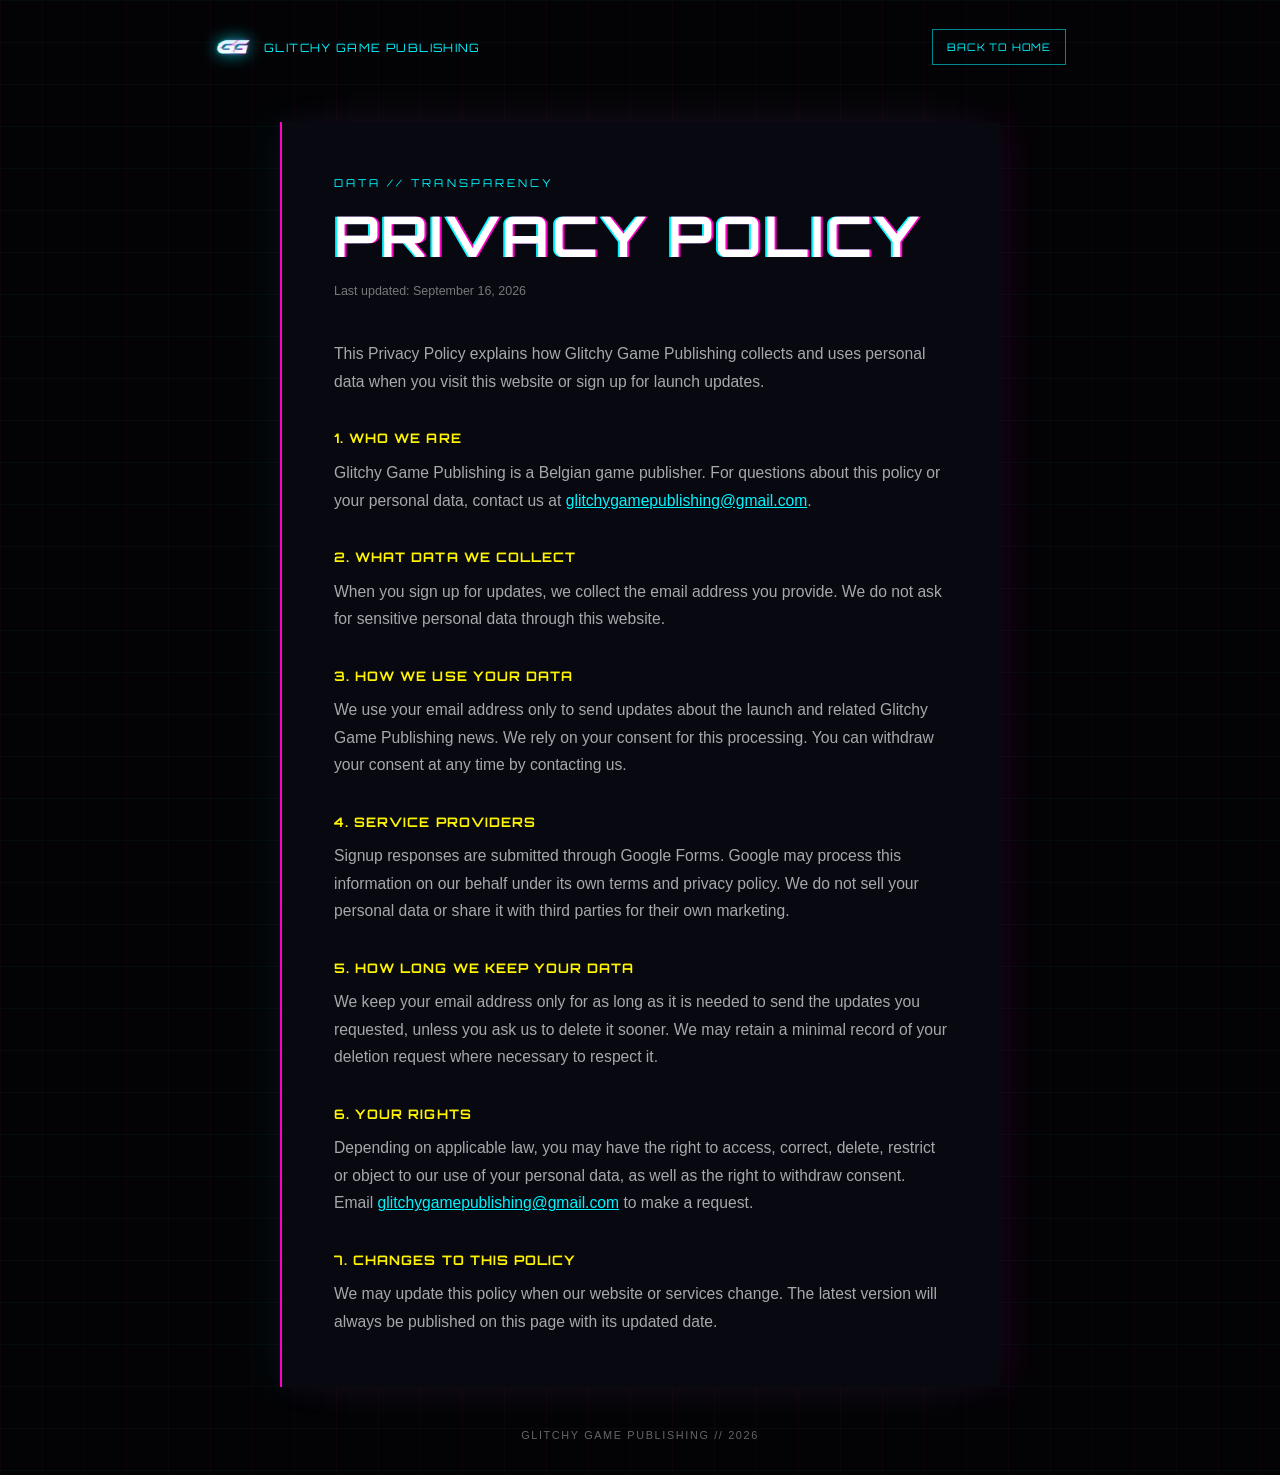
<file: privacy/privacy.html>
<!DOCTYPE html>
<html lang="en">

<head>
    <meta charset="UTF-8" />
    <meta name="viewport" content="width=device-width, initial-scale=1.0, viewport-fit=cover" />
    <meta name="description" content="Privacy Policy for Glitchy Game Publishing." />
    <meta name="author" content="Glitchy Game Publishing" />
    <meta name="robots" content="index, follow" />

    <title>Privacy Policy | Glitchy Game Publishing</title>

    <link rel="canonical" href="https://glitchygamepublishing.com/privacy/privacy.html" />
    <link rel="icon" type="image/x-icon" href="../favicon.ico" />
    <link rel="apple-touch-icon" href="../Assets/images/Logo_Square_Centre.png" />
    <link rel="preconnect" href="https://fonts.googleapis.com">
    <link rel="preconnect" href="https://fonts.gstatic.com" crossorigin>
    <link href="https://fonts.googleapis.com/css2?family=Orbitron:wght@500;700;900&display=swap" rel="stylesheet">
    <link rel="stylesheet" href="privacy.css" />
</head>

<body>
    <main class="page">
        <header class="site-header">
            <a class="brand" href="../" aria-label="Glitchy Game Publishing home">
                <img src="../Assets/images/Logo_Square_Centre_Alpha.png" alt="" />
                <span>Glitchy Game Publishing</span>
            </a>
            <a class="back-link" href="../">Back to home</a>
        </header>

        <article class="policy">
            <p class="eyebrow">DATA // TRANSPARENCY</p>
            <h1>Privacy Policy</h1>
            <p class="updated">Last updated: September 16, 2026</p>

            <p>This Privacy Policy explains how Glitchy Game Publishing collects and uses personal data when you visit this website or sign up for launch updates.</p>

            <h2>1. Who we are</h2>
            <p>Glitchy Game Publishing is a Belgian game publisher. For questions about this policy or your personal data, contact us at <a href="mailto:glitchygamepublishing@gmail.com">glitchygamepublishing@gmail.com</a>.</p>

            <h2>2. What data we collect</h2>
            <p>When you sign up for updates, we collect the email address you provide. We do not ask for sensitive personal data through this website.</p>

            <h2>3. How we use your data</h2>
            <p>We use your email address only to send updates about the launch and related Glitchy Game Publishing news. We rely on your consent for this processing. You can withdraw your consent at any time by contacting us.</p>

            <h2>4. Service providers</h2>
            <p>Signup responses are submitted through Google Forms. Google may process this information on our behalf under its own terms and privacy policy. We do not sell your personal data or share it with third parties for their own marketing.</p>

            <h2>5. How long we keep your data</h2>
            <p>We keep your email address only for as long as it is needed to send the updates you requested, unless you ask us to delete it sooner. We may retain a minimal record of your deletion request where necessary to respect it.</p>

            <h2>6. Your rights</h2>
            <p>Depending on applicable law, you may have the right to access, correct, delete, restrict or object to our use of your personal data, as well as the right to withdraw consent. Email <a href="mailto:glitchygamepublishing@gmail.com">glitchygamepublishing@gmail.com</a> to make a request.</p>

            <h2>7. Changes to this policy</h2>
            <p>We may update this policy when our website or services change. The latest version will always be published on this page with its updated date.</p>
        </article>

        <footer class="footer">Glitchy Game Publishing // 2026</footer>
    </main>
</body>

</html>
</file>
<file: Assets/css/style.css>
:root {
    --cyan: #00f6ff;
    --pink: #ff00c8;
    --blue: #273cff;
    --yellow: #fff500;
    --darkpink: rgba(255, 0, 200, .45);
    --logo: url("../images/Logo_Square_Centre_Alpha.png");
}

* {
    box-sizing: border-box;
}

html {
    height: 100%;
    overflow-x: hidden;
}

body {
    margin: 0;
    min-height: 100svh;
    height: auto;
    overflow-x: hidden;
    overflow-y: auto;
    color: white;
    background: #000;
    font-family: "Orbitron", sans-serif;
}

body::before {
    content: "";
    position: fixed;
    inset: 0;
    pointer-events: none;
    opacity: .16;
    background: repeating-linear-gradient(0deg,
            transparent 0 3px,
            rgba(255, 255, 255, .08) 4px,
            transparent 5px);
    z-index: 5;
}

.page {
    position: relative;
    display: grid;
    place-items: center;
    min-height: 100svh;
    height: auto;
    width: 100%;
    padding: calc(32px + env(safe-area-inset-top)) 20px calc(32px + env(safe-area-inset-bottom));
    isolation: isolate;
}

.page::before,
.page::after {
    content: "";
    position: absolute;
    width: 45vw;
    height: 45vw;
    max-width: 600px;
    max-height: 600px;
    border-radius: 50%;
    filter: blur(90px);
    opacity: .16;
    z-index: -1;
}

/* .page::before {
            background: var(--blue);
            top: -20%;
            left: -15%;
        }

        .page::after {
            background: var(--pink);
            right: -15%;
            bottom: -20%;
        } */

.content {
    width: min(850px, 100%);
    text-align: center;
}

.logo {
    position: relative;
    width: min(620px, 92vw);
    margin: -100px auto -30px auto;
    animation: float 4s ease-in-out infinite;
}

.logo img {
    display: block;
    width: 60%;
    margin: 0 auto;
    filter: drop-shadow(0 0 8px var(--cyan)) drop-shadow(0 0 20px var(--darkpink));
}

.logo::before,
.logo::after {
    content: "";
    position: absolute;
    top: 50%;
    left: 50%;
    width: 60%;
    aspect-ratio: 1;
    background: var(--logo) center / contain no-repeat;
    pointer-events: none;
    mix-blend-mode: screen;
    transform: translate(-50%, -50%);
}

.logo::before {
    opacity: .72;
    z-index: -1;
    filter: sepia(1) saturate(12) hue-rotate(125deg);
    animation: backdrop-glitch-left 2.6s infinite steps(1);
}

.logo::after {
    opacity: .58;
    z-index: -1;
    filter: sepia(1) saturate(12) hue-rotate(285deg);
    animation: backdrop-glitch-right 2.1s infinite steps(1);
}

.eyebrow {
    margin: 0 0 14px;
    color: var(--cyan);
    font-size: clamp(.7rem, 2vw, .9rem);
    font-weight: 400;
    letter-spacing: .45em;
    text-transform: uppercase;
    text-shadow: 0 0 12px var(--cyan);
}

h2 {
    position: relative;
    margin: 0;
    color: white;
    font-size: clamp(2rem, 7vw, 5rem);
    font-weight: 900;
    letter-spacing: .08em;
    line-height: 1;
    text-transform: uppercase;
    text-shadow:
        3px 0 var(--pink),
        -3px 0 var(--cyan),
        0 0 25px rgba(255, 255, 255, .45);
}

h2::before,
h2::after {
    content: attr(data-text);
    position: absolute;
    inset: 0;
    background: transparent;
}

h2::before {
    color: var(--pink);
    mix-blend-mode: screen;
    clip-path: inset(0 0 100% 0);
    animation: title-glitch-left 2.8s infinite steps(1);
}

h2::after {
    color: var(--cyan);
    mix-blend-mode: screen;
    clip-path: inset(0 0 100% 0);
    animation: title-glitch-right 2.8s infinite steps(1);
}

.subtitle {
    max-width: 560px;
    margin: 22px auto 34px;
    color: #c8c8c8;
    font-family: Arial, sans-serif;
    font-size: 1rem;
    line-height: 1.7;
}

.notify {
    display: flex;
    max-width: 470px;
    margin: auto;
    padding: 5px;
    border: 1px solid var(--cyan);
    background: rgba(0, 0, 0, .65);
    box-shadow: 0 0 18px rgba(0, 246, 255, .3);
}

.notify input {
    min-width: 0;
    flex: 1;
    border: 0;
    outline: 0;
    padding: 14px;
    color: white;
    background: transparent;
    font-family: Arial, sans-serif;
}

.notify button {
    border: 0;
    padding: 0 20px;
    color: #000;
    background: var(--cyan);
    cursor: pointer;
    font-family: inherit;
    font-weight: 900;
    letter-spacing: .08em;
    text-transform: uppercase;
    transition: .2s;
}

.notify button:hover {
    background: var(--pink);
    box-shadow: 0 0 18px var(--pink);
}

.disclaimer {
    max-width: 470px;
    margin: 8px auto 0;
    color: #777;
    font-family: Arial, sans-serif;
    font-size: .62rem;
    line-height: 1.35;
    text-align: center;
}

.disclaimer a {
    color: #999;
}

.social-links {
    display: flex;
    justify-content: center;
    flex-wrap: wrap;
    gap: 14px;
    margin: 24px auto 0;
}

.social-icon {
    position: relative;
    display: grid;
    place-items: center;
    width: 52px;
    height: 52px;
    border: 1px solid rgba(0, 246, 255, .8);
    color: var(--cyan);
    background: rgba(0, 0, 0, .5);
    box-shadow: 0 0 12px rgba(0, 246, 255, .2);
    text-decoration: none;
    transition: transform .2s ease, border-color .2s ease, box-shadow .2s ease, color .2s ease;
    isolation: isolate;
}

.social-icon svg {
    position: relative;
    z-index: 2;
    width: 20px;
    height: 20px;
    fill: currentColor;
    transition: transform .2s ease, filter .2s ease;
}

.social-icon:hover,
.social-icon:focus-visible {
    transform: translateY(-3px);
    color: white;
    border-color: var(--yellow);
    box-shadow: 0 0 22px rgba(255, 245, 0, .28), 0 0 16px rgba(255, 0, 200, .18);
}

.social-icon:hover svg,
.social-icon:focus-visible svg {
    transform: scale(1.08);
    filter: drop-shadow(0 0 8px var(--cyan)) drop-shadow(0 0 14px rgba(255, 0, 200, .3));
}

.subscriber-count {
    margin: 16px 0 0;
    color: var(--cyan);
    font-size: .7rem;
    letter-spacing: .12em;
    text-transform: uppercase;
}

.subscriber-count span {
    color: var(--yellow);
    font-size: .9rem;
    font-weight: 900;
}

iframe#hidden_iframe {
    display: none;
}

.status {
    min-height: 20px;
    margin-top: 14px;
    color: var(--yellow);
    font-size: .7rem;
    letter-spacing: .12em;
}

.status:empty {
    display: none;
}

.status.is-loading {
    display: block;
    width: min(280px, 80vw);
    height: 6px;
    margin: 18px auto 0;
    border: .5px solid var(--yellow);
    background: rgba(255, 245, 0, .12);
    box-shadow: 0 0 12px rgba(255, 245, 0, .35);
    overflow: hidden;
}

.status.is-loading::before {
    content: "";
    display: block;
    width: 38%;
    height: 100%;
    background: var(--yellow);
    box-shadow: 0 0 10px var(--yellow);
    animation: register-progress 1.15s ease-in-out infinite;
}

.footer {
    position: fixed;
    display: flex;
    justify-content: center;
    flex-wrap: wrap;
    gap: 8px 16px;
    right: calc(20px + env(safe-area-inset-right));
    bottom: calc(18px + env(safe-area-inset-bottom));
    left: calc(20px + env(safe-area-inset-left));
    color: #666;
    font-family: Arial, sans-serif;
    font-size: .7rem;
    letter-spacing: .15em;
    text-align: center;
    text-transform: uppercase;
}

.footer a {
    color: #888;
    font-size: .6rem;
    letter-spacing: inherit;
    line-height: inherit;
    text-transform: inherit;
    text-decoration: underline;
    text-underline-offset: 3px;
    transition: color .2s ease, text-shadow .2s ease;
}

.footer a:hover,
.footer a:focus-visible {
    color: var(--cyan);
    text-shadow: 0 0 10px rgba(0, 246, 255, .6);
}

@keyframes float {
    50% {
        transform: translateY(-8px);
    }
}

@keyframes backdrop-glitch-left {

    0%,
    88%,
    100% {
        clip-path: inset(0 0 0 0);
        transform: translate(-50%, -50%);
    }

    90% {
        clip-path: inset(0 0 58% 0);
        transform: translate(calc(-50% - 10px), calc(-50% + 4px));
    }

    91% {
        clip-path: inset(42% 0 0 0);
        transform: translate(calc(-50% - 4px), calc(-50% - 2px));
    }

    93% {
        clip-path: inset(18% 0 28% 0);
        transform: translate(calc(-50% - 8px), calc(-50% + 2px));
    }

    96% {
        clip-path: inset(0 0 0 0);
        transform: translate(-50%, -50%);
    }
}

@keyframes backdrop-glitch-right {

    0%,
    82%,
    100% {
        clip-path: inset(0 0 0 0);
        transform: translate(-50%, -50%);
    }

    84% {
        clip-path: inset(58% 0 0 0);
        transform: translate(calc(-50% + 10px), calc(-50% + 2px));
    }

    87% {
        clip-path: inset(0 0 40% 0);
        transform: translate(calc(-50% + 4px), calc(-50% - 5px));
    }

    90% {
        clip-path: inset(20% 0 18% 0);
        transform: translate(calc(-50% + 8px), calc(-50% + 1px));
    }

    94% {
        clip-path: inset(0 0 0 0);
        transform: translate(-50%, -50%);
    }
}

@keyframes title-glitch-left {

    0%,
    90%,
    100% {
        clip-path: inset(0 0 100% 0);
        transform: translate(0);
    }

    90.5% {
        clip-path: inset(0 0 45% 0);
        transform: translate(-18px, 0);
    }

    91% {
        clip-path: inset(50% 0 0 0);
        transform: translate(14px, 0);
    }

    91.5% {
        clip-path: inset(0 0 100% 0);
    }

    95%,
    95.5% {
        clip-path: inset(20% 0 30% 0);
        transform: translate(-20px, 0);
    }

    96% {
        clip-path: inset(0 0 100% 0);
    }
}

@keyframes title-glitch-right {

    0%,
    90%,
    100% {
        clip-path: inset(0 0 100% 0);
        transform: translate(0);
    }

    90.5% {
        clip-path: inset(50% 0 0 0);
        transform: translate(18px, 0);
    }

    91% {
        clip-path: inset(0 0 45% 0);
        transform: translate(-14px, 0);
    }

    91.5% {
        clip-path: inset(0 0 100% 0);
    }

    95%,
    95.5% {
        clip-path: inset(30% 0 20% 0);
        transform: translate(20px, 0);
    }

    96% {
        clip-path: inset(0 0 100% 0);
    }
}

@keyframes register-progress {
    0% {
        transform: translateX(-110%);
    }

    100% {
        transform: translateX(285%);
    }
}

@media (max-width: 520px) {
    .notify {
        flex-direction: column;
        gap: 5px;
        border: 0;
        background: transparent;
        box-shadow: none;
    }

    .notify input,
    .notify button {
        font-size: 16px;
        min-height: 48px;
        border: 1px solid var(--cyan);
    }

    .notify button {
        font-size: 16px;
        padding: 12px;
    }
}

@media (max-height: 800px) {
    .page {
        padding: calc(18px + env(safe-area-inset-top)) 20px calc(18px + env(safe-area-inset-bottom));
    }

    .logo {
        width: min(440px, 68vw);
        margin-top: -28px;
        margin-bottom: -18px;
    }

    h2 {
        font-size: clamp(2rem, 5vw, 3.8rem);
    }

    .eyebrow {
        letter-spacing: .28em;
    }

    .subtitle {
        margin: 14px auto 22px;
        font-size: .92rem;
        line-height: 1.5;
    }

    .social-links {
        margin-top: 18px;
        gap: 10px;
    }

    .social-icon {
        width: 46px;
        height: 46px;
    }

    .footer {
        position: relative;
        right: auto;
        bottom: auto;
        left: auto;
        margin-top: 18px;
    }
}

@media (max-height: 680px) {
    .page {
        padding-bottom: 20px;
    }

    .logo {
        width: min(360px, 62vw);
        margin-top: -18px;
        margin-bottom: -10px;
    }

    .eyebrow {
        margin-bottom: 8px;
        letter-spacing: .22em;
    }

    h2 {
        font-size: clamp(1.8rem, 4vw, 3rem);
    }

    .subtitle {
        margin: 12px auto 18px;
        max-width: 500px;
        font-size: .82rem;
    }

    .notify {
        max-width: 420px;
    }

    .social-links {
        margin-top: 16px;
    }

    .social-icon {
        width: 42px;
        height: 42px;
    }
}
</file>
<file: Assets/css/home.css>
:root {
    color-scheme: dark;
    --ink: #05070b;
    --panel: #0b1017;
    --paper: #f0f3f5;
    --muted: #9aa5ae;
    --cyan: #00f6ff;
    --pink: #ff00c8;
    --yellow: #fff500;
    --line: rgba(165, 190, 202, .2);
    --logo: url("../images/Logo_Square_Centre_Alpha.png");
}

* { box-sizing: border-box; }

html {
    scroll-behavior: smooth;
    scroll-padding-top: 0;
    overflow-x: hidden;
}

body {
    margin: 0;
    min-width: 320px;
    color: var(--paper);
    background: var(--ink);
    font-family: Arial, sans-serif;
    line-height: 1.6;
}

body::before {
    position: fixed;
    z-index: 8;
    inset: 0;
    content: "";
    pointer-events: none;
    opacity: .13;
    /* background: repeating-linear-gradient(0deg, transparent 0 3px, rgba(255,255,255,.09) 4px, transparent 5px); */
}

a { color: inherit; }
a:focus-visible { outline: 2px solid var(--yellow); outline-offset: 4px; }

.skip-link {
    position: fixed;
    z-index: 20;
    top: 10px;
    left: 10px;
    padding: 10px 14px;
    transform: translateY(-150%);
    color: var(--ink);
    background: var(--cyan);
}

.skip-link:focus { transform: translateY(0); }

.site-header {
    position: absolute;
    z-index: 10;
    top: 0;
    left: 0;
    display: flex;
    width: 100%;
    min-height: 84px;
    align-items: center;
    justify-content: space-between;
    padding: 14px max(5vw, 24px);
    border-bottom: 1px solid rgba(165, 190, 202, .12);
}

.wordmark {
    display: inline-flex;
    align-items: center;
    gap: 10px;
    color: var(--paper);
    font-family: "Orbitron", sans-serif;
    font-size: .86rem;
    font-weight: 700;
    letter-spacing: .08em;
    text-decoration: none;
}

.wordmark img { width: 38px; height: 38px; object-fit: contain; }
.wordmark-accent { color: var(--cyan); }

.site-nav { display: flex; align-items: center; gap: clamp(18px, 3vw, 44px); }
.site-nav a, .footer-links a {
    color: #b6c0c6;
    font-size: .76rem;
    letter-spacing: .08em;
    text-decoration: none;
    text-transform: uppercase;
    transition: color .2s ease;
}
.site-nav a:hover, .footer-links a:hover { color: var(--cyan); }
.site-nav .nav-contact { color: var(--cyan); }
.nav-contact span { margin-left: 5px; }

.section-wrap { padding-right: max(8vw, 24px); padding-left: max(8vw, 24px); }

.landing-hero {
    position: relative;
    display: grid;
    min-height: 100svh;
    place-items: center;
    padding-top: 104px;
    padding-bottom: 74px;
    overflow: hidden;
    /* background: radial-gradient(ellipse at 50% 42%, rgba(0,246,255,.09), transparent 42%), #05070b; */
}

.landing-content { width: min(850px, 100%); text-align: center; }
.landing-logo { position: relative; width: min(620px, 92vw); margin: -76px auto -30px; animation: landing-float 4s ease-in-out infinite; }
.landing-logo img { display: block; width: 60%; margin: 0 auto; filter: drop-shadow(0 0 8px var(--cyan)) drop-shadow(0 0 20px rgba(255,0,200,.45)); }
.landing-logo::before, .landing-logo::after { position: absolute; top: 50%; left: 50%; width: 60%; aspect-ratio: 1; content: ""; background: var(--logo) center / contain no-repeat; pointer-events: none; mix-blend-mode: screen; transform: translate(-50%, -50%); }
.landing-logo::before { opacity: .72; z-index: -1; filter: sepia(1) saturate(12) hue-rotate(125deg); animation: backdrop-glitch-left 2.6s infinite steps(1); }
.landing-logo::after { opacity: .58; z-index: -1; filter: sepia(1) saturate(12) hue-rotate(285deg); animation: backdrop-glitch-right 2.1s infinite steps(1); }
.landing-eyebrow { margin: 0 0 14px; color: var(--cyan); font-family: "Orbitron", sans-serif; font-size: clamp(.7rem, 2vw, .9rem); font-weight: 400; letter-spacing: .45em; line-height: 1.6; text-shadow: 0 0 12px var(--cyan); text-transform: uppercase; }
.glitch-title { position: relative; color: var(--paper); font-family: "Orbitron", sans-serif; font-weight: 900; letter-spacing: .08em; line-height: 1; text-shadow: 3px 0 var(--pink), -3px 0 var(--cyan), 0 0 25px rgba(255,255,255,.45); text-transform: uppercase; }
.glitch-title::before, .glitch-title::after { position: absolute; inset: 0; content: attr(data-text); background: transparent; white-space: pre-line; }
.glitch-title::before { color: var(--pink); mix-blend-mode: screen; clip-path: inset(0 0 100% 0); animation: landing-title-glitch-left 2.8s infinite steps(1); }
.glitch-title::after { color: var(--cyan); mix-blend-mode: screen; clip-path: inset(0 0 100% 0); animation: landing-title-glitch-right 2.8s infinite steps(1); }
.glitch-title span { color: transparent; -webkit-text-stroke: 1px var(--cyan); text-shadow: 2px 0 rgba(255,0,200,.55); }
.landing-title { margin: 0; font-size: clamp(2rem, 7vw, 5rem); }

.hero {
    position: relative;
    display: grid;
    min-height: min(810px, 100svh);
    grid-template-columns: minmax(0, 1fr) minmax(280px, .82fr);
    align-items: center;
    gap: 5vw;
    padding-top: 112px;
    padding-bottom: 74px;
    overflow: hidden;
    /* background:
        radial-gradient(ellipse at 78% 50%, rgba(0, 246, 255, .095), transparent 34%),
        linear-gradient(112deg, #05070b 0%, #080c12 58%, #0c0b12 100%); */
}

.hero::after {
    position: absolute;
    right: -3%;
    bottom: 17%;
    left: -3%;
    height: 1px;
    content: "";
    /* background: linear-gradient(90deg, transparent, rgba(0,246,255,.36), rgba(255,0,200,.22), transparent); */
}

.hero-copy { position: relative; z-index: 2; max-width: 650px; animation: rise-in .7s both ease-out; }
.overline {
    margin: 0 0 22px;
    color: var(--cyan);
    font-family: "Orbitron", sans-serif;
    font-size: .68rem;
    font-weight: 500;
    letter-spacing: .2em;
    text-transform: uppercase;
}

.signal-dot {
    display: inline-block;
    width: 7px;
    height: 7px;
    margin: 0 10px 1px 0;
    border-radius: 50%;
    background: var(--pink);
    box-shadow: 0 0 12px var(--pink);
}

h1, h2, h3, p { margin-top: 0; }
h1, .section-heading h2, .game-copy h2, .contact-row h2 {
    font-family: "Orbitron", sans-serif;
    font-weight: 900;
    letter-spacing: 0;
    text-transform: uppercase;
}

h1 {
    margin-bottom: 22px;
    font-size: clamp(2.4rem, 5.3vw, 5.2rem);
    line-height: 1.1;
}

h1 span, .section-heading h2 span, .game-copy h2 span, .contact-row h2 span {
    color: transparent;
    -webkit-text-stroke: 1px var(--cyan);
    text-shadow: 2px 0 rgba(255,0,200,.55);
}

.hero-intro { max-width: 510px; margin-bottom: 28px; color: #b5c0c6; font-size: 1.02rem; line-height: 1.8; }
.hero-actions { display: flex; flex-wrap: wrap; align-items: center; gap: 24px; }
.button {
    display: inline-flex;
    min-height: 50px;
    align-items: center;
    justify-content: center;
    gap: 22px;
    padding: 0 20px;
    font-family: "Orbitron", sans-serif;
    font-size: .68rem;
    font-weight: 700;
    letter-spacing: .08em;
    text-decoration: none;
    text-transform: uppercase;
    transition: color .2s ease, background .2s ease, box-shadow .2s ease, border-color .2s ease;
}

.button-primary { border: 1px solid var(--cyan); color: var(--ink); background: var(--cyan); }
.button-primary:hover { border-color: var(--pink); background: var(--pink); box-shadow: 0 0 20px rgba(255,0,200,.3); }
.button-outline { border: 1px solid rgba(0,246,255,.65); color: var(--cyan); background: transparent; }
.button-outline:hover { color: var(--ink); background: var(--cyan); }
.text-link { color: #d3dade; font-size: .78rem; letter-spacing: .06em; text-decoration: none; }
.text-link span { padding-left: 5px; color: var(--cyan); }
.text-link:hover { color: var(--cyan); }
.hero-note { margin: 48px 0 0; color: #69747c; font-size: .68rem; letter-spacing: .1em; text-transform: uppercase; }
.hero-note span { margin-right: 12px; color: var(--pink); font-family: "Orbitron", sans-serif; }

.hero-mark {
    position: relative;
    display: grid;
    width: min(100%, 490px);
    aspect-ratio: 1;
    place-items: center;
    justify-self: center;
    animation: mark-arrive .9s .12s both ease-out;
}

.hero-mark::before, .hero-mark::after {
    position: absolute;
    inset: 9%;
    content: "";
    background: var(--logo) center / contain no-repeat;
    pointer-events: none;
    mix-blend-mode: screen;
}

.hero-mark::before { opacity: .52; filter: sepia(1) saturate(12) hue-rotate(125deg); animation: glitch-cyan 3.2s infinite steps(1); }
.hero-mark::after { opacity: .45; filter: sepia(1) saturate(12) hue-rotate(285deg); animation: glitch-pink 2.7s infinite steps(1); }
.hero-mark img { position: relative; z-index: 1; display: block; width: 76%; filter: drop-shadow(0 0 10px rgba(0,246,255,.58)) drop-shadow(0 0 28px rgba(255,0,200,.2)); }
.mark-scan { position: absolute; z-index: 2; inset: 12%; /*background: repeating-linear-gradient(0deg, transparent 0 5px, rgba(255,255,255,.035) 6px, transparent 7px);*/ pointer-events: none; }
.mark-caption { position: absolute; right: 3%; bottom: 7%; left: 3%; display: flex; justify-content: space-between; color: #85939d; font-family: "Orbitron", sans-serif; font-size: .54rem; letter-spacing: .18em; }
.mark-caption span { color: var(--pink); }
.scroll-cue { position: absolute; bottom: 26px; left: max(8vw, 24px); display: flex; align-items: center; gap: 10px; color: #77828b; font-size: .62rem; letter-spacing: .12em; text-decoration: none; text-transform: uppercase; }
.scroll-cue span { width: 28px; height: 1px; background: var(--cyan); }

.about-me { display: grid; min-height: 100svh; grid-template-columns: minmax(230px, .75fr) minmax(0, 1.4fr); align-items: center; gap: 8vw; padding-top: 104px; padding-bottom: 108px; border-bottom: 1px solid var(--line); background: #080b10; }
.about-title { margin-bottom: 0; font-size: clamp(2rem, 3.6vw, 3.1rem); line-height: 1.18; }
.about-me-copy { max-width: 680px; }
.about-me-copy p { margin: 0 0 18px; color: var(--muted); font-size: 1rem; line-height: 1.85; }
.about-me-copy p:last-child { margin-bottom: 0; color: #c4cdd2; }
.approach { display: grid; min-height: 100svh; grid-template-columns: minmax(360px, .9fr) minmax(0, 1.3fr); align-items: center; gap: 6vw; padding-top: 126px; padding-bottom: 132px; border-bottom: 1px solid var(--line); background: #080b10; }
.section-heading .glitch-title { letter-spacing: .08em; }
.section-heading .values-title { font-size: clamp(1.7rem, 2.5vw, 2.2rem); }
.section-heading h2, .contact-row h2 { margin-bottom: 22px; font-size: clamp(2rem, 4vw, 3.65rem); line-height: 1.18; }
.section-lede { max-width: 420px; margin: 0; color: var(--muted); font-size: .94rem; line-height: 1.8; }
.principles { display: grid; grid-template-columns: repeat(2, minmax(0, 1fr)); align-content: center; }
.principle { position: relative; min-height: 180px; padding: 22px 24px 24px 0; border-top: 1px solid var(--line); }
.principle:nth-child(odd) { margin-right: 26px; }
.principle:nth-child(even) { padding-left: 26px; border-left: 1px solid var(--line); }
.principle-index { color: var(--pink); font-family: "Orbitron", sans-serif; font-size: .62rem; letter-spacing: .14em; }
.principle h3 { margin: 16px 0 8px; color: var(--paper); font-family: "Orbitron", sans-serif; font-size: .92rem; letter-spacing: .05em; text-transform: uppercase; }
.principle p { max-width: 270px; margin: 0; color: var(--muted); font-size: .83rem; line-height: 1.65; }

.games-section { display: flex; min-height: 100svh; flex-direction: column; justify-content: center; padding-top: 112px; padding-bottom: 122px; background: #0b1017; }
.section-topline { display: flex; align-items: center; justify-content: space-between; border-bottom: 1px solid var(--line); }
.section-topline .overline { margin-bottom: 18px; }
.games-grid { display: grid; grid-template-columns: repeat(2, minmax(0, 1fr)); gap: 24px; padding-top: 34px; }
.game-capsule { position: relative; display: block; aspect-ratio: 92 / 43; overflow: hidden; border: 1px solid rgba(0,246,255,.36); /*background: radial-gradient(ellipse at 72% 28%, rgba(255,0,200,.16), transparent 34%), linear-gradient(135deg, #111b22, #080b10 68%);*/ isolation: isolate; text-decoration: none; }
.game-capsule img { position: absolute; z-index: 0; inset: 0; width: 100%; height: 100%; object-fit: cover; }
.game-capsule::before { position: absolute; z-index: 1; inset: 0; content: ""; background: rgba(0,0,0,.24); opacity: 0; transition: opacity .2s ease; pointer-events: none; }
.game-capsule-title { position: absolute; z-index: 2; inset: 0; display: flex; align-items: flex-end; padding: 22px; color: var(--paper); background: linear-gradient(transparent 35%, rgba(0,0,0,.82)); font-family: "Orbitron", sans-serif; font-size: 1.2rem; font-weight: 900; letter-spacing: .04em; text-transform: uppercase; opacity: 0; transition: opacity .2s ease; }
.game-capsule::after { position: absolute; z-index: 3; inset: 0; content: ""; border: 1px solid var(--pink); opacity: 0; transform: translate(5px, -4px); transition: opacity .2s ease, transform .2s ease, box-shadow .2s ease; box-shadow: 0 0 18px rgba(255,0,200,.3); pointer-events: none; }
.game-capsule:hover::before, .game-capsule:focus-visible::before, .game-capsule:hover .game-capsule-title, .game-capsule:focus-visible .game-capsule-title, .game-capsule:hover::after, .game-capsule:focus-visible::after { opacity: 1; }
.game-capsule:hover::after, .game-capsule:focus-visible::after { transform: translate(0); }

.contact-section { display: flex; min-height: 100svh; flex-direction: column; justify-content: center; padding-top: 100px; padding-bottom: 110px; /*background: linear-gradient(110deg, #080b10, #101018 70%, #0b0b11);*/ }
.contact-row { display: grid; grid-template-columns: 1fr minmax(250px, .65fr); align-items: end; gap: 7vw; }
.contact-title { margin: 0; }
.contact-action p { max-width: 440px; margin-bottom: 22px; color: var(--muted); font-size: .9rem; line-height: 1.75; }
.contact-action .button { margin-bottom: 14px; }
.contact-email { display: block; width: fit-content; color: #a7b2ba; font-size: .75rem; text-decoration-color: rgba(0,246,255,.4); text-underline-offset: 4px; }
.site-footer { display: grid; grid-template-columns: 1fr 1.2fr 1fr; align-items: center; gap: 20px; padding: 28px max(8vw, 24px) 24px; border-top: 1px solid var(--line); background: #05070b; }
.footer-brand { color: var(--paper); font-family: "Orbitron", sans-serif; font-size: .68rem; font-weight: 700; letter-spacing: .08em; text-decoration: none; text-transform: uppercase; }
.site-footer > span { color: #75818a; font-size: .72rem; text-align: center; }
.footer-links { display: flex; flex-wrap: wrap; align-items: center; justify-content: flex-end; gap: 12px; }
.footer-links a { font-size: .6rem; }
.footer-links .social-icon { display: grid; width: 36px; height: 36px; place-items: center; border: 1px solid rgba(0,246,255,.55); color: var(--cyan); text-decoration: none; transition: color .2s ease, border-color .2s ease, box-shadow .2s ease, transform .2s ease; }
.footer-links .social-icon svg { display: block; width: 17px; height: 17px; fill: currentColor; }
.footer-links .social-icon:hover, .footer-links .social-icon:focus-visible { transform: translateY(-2px); border-color: var(--yellow); color: var(--paper); box-shadow: 0 0 14px rgba(0,246,255,.24); }
.site-footer small { grid-column: 1 / -1; color: #59636b; font-size: .65rem; letter-spacing: .08em; text-align: center; text-transform: uppercase; }

.portfolio-main { min-height: calc(100svh - 160px); padding-top: 150px; padding-bottom: 100px; /*background: radial-gradient(ellipse at 78% 36%, rgba(0,246,255,.08), transparent 34%), #080b10;*/ }
.portfolio-heading { margin-bottom: 18px; padding-bottom: 22px; border-bottom: 1px solid var(--line); }
.portfolio-heading h1 { margin: 0; font-size: clamp(2.6rem, 7vw, 5.5rem); }

@keyframes rise-in { from { opacity: 0; transform: translateY(18px); } to { opacity: 1; transform: translateY(0); } }
@keyframes mark-arrive { from { opacity: 0; transform: scale(.96); } to { opacity: 1; transform: scale(1); } }
@keyframes landing-float { 50% { transform: translateY(-8px); } }
@keyframes backdrop-glitch-left {
    0%, 88%, 100% { clip-path: inset(0); transform: translate(-50%, -50%); }
    90% { clip-path: inset(0 0 58%); transform: translate(calc(-50% - 10px), calc(-50% + 4px)); }
    91% { clip-path: inset(42% 0 0); transform: translate(calc(-50% - 4px), calc(-50% - 2px)); }
    93% { clip-path: inset(18% 0 28%); transform: translate(calc(-50% - 8px), calc(-50% + 2px)); }
    96% { clip-path: inset(0); transform: translate(-50%, -50%); }
}
@keyframes backdrop-glitch-right {
    0%, 82%, 100% { clip-path: inset(0); transform: translate(-50%, -50%); }
    84% { clip-path: inset(58% 0 0); transform: translate(calc(-50% + 10px), calc(-50% + 2px)); }
    87% { clip-path: inset(0 0 40%); transform: translate(calc(-50% + 4px), calc(-50% - 5px)); }
    90% { clip-path: inset(20% 0 18%); transform: translate(calc(-50% + 8px), calc(-50% + 1px)); }
    94% { clip-path: inset(0); transform: translate(-50%, -50%); }
}
@keyframes landing-title-glitch-left {
    0%, 90%, 100% { clip-path: inset(0 0 100% 0); transform: translate(0); }
    90.5% { clip-path: inset(0 0 45% 0); transform: translate(-18px, 0); }
    91% { clip-path: inset(50% 0 0 0); transform: translate(14px, 0); }
    91.5%, 96% { clip-path: inset(0 0 100% 0); }
    95%, 95.5% { clip-path: inset(20% 0 30% 0); transform: translate(-20px, 0); }
}
@keyframes landing-title-glitch-right {
    0%, 90%, 100% { clip-path: inset(0 0 100% 0); transform: translate(0); }
    90.5% { clip-path: inset(50% 0 0 0); transform: translate(18px, 0); }
    91% { clip-path: inset(0 0 45% 0); transform: translate(-14px, 0); }
    91.5%, 96% { clip-path: inset(0 0 100% 0); }
    95%, 95.5% { clip-path: inset(30% 0 20% 0); transform: translate(20px, 0); }
}
@keyframes glitch-cyan {
    0%, 88%, 100% { clip-path: inset(0); transform: translate(0); }
    90% { clip-path: inset(0 0 58%); transform: translate(-9px, 3px); }
    92% { clip-path: inset(42% 0 0); transform: translate(-4px, -2px); }
    95% { clip-path: inset(18% 0 28%); transform: translate(-7px, 1px); }
}
@keyframes glitch-pink {
    0%, 81%, 100% { clip-path: inset(0); transform: translate(0); }
    84% { clip-path: inset(58% 0 0); transform: translate(9px, 2px); }
    87% { clip-path: inset(0 0 40%); transform: translate(4px, -4px); }
    92% { clip-path: inset(20% 0 18%); transform: translate(7px, 1px); }
}

@media (max-width: 960px) {
    .approach { grid-template-columns: 1fr; gap: 42px; }
}

@media (max-width: 760px) {
    .site-header { min-height: 72px; padding-right: 22px; padding-left: 22px; }
    .site-nav { gap: 16px; }
    .site-nav a { font-size: .65rem; }
    .landing-logo { width: min(440px, 68vw); margin-top: -28px; margin-bottom: -18px; }
    .landing-title { font-size: clamp(2rem, 7vw, 3.8rem); }
    .hero { min-height: auto; grid-template-columns: 1fr; gap: 10px; padding-top: 126px; padding-bottom: 82px; }
    .hero-mark { width: min(68vw, 360px); grid-row: 1; justify-self: end; margin: -12px 2% -10px 0; }
    .hero-copy { grid-row: 2; }
    .hero-note { margin-top: 32px; }
    .about-me { grid-template-columns: 1fr; gap: 28px; padding-top: 88px; padding-bottom: 88px; }
    .approach { grid-template-columns: 1fr; gap: 42px; padding-top: 88px; padding-bottom: 88px; }
    .section-lede { max-width: 600px; }
    .contact-row { grid-template-columns: 1fr; gap: 28px; }
    .contact-action { max-width: 480px; }
    .site-footer { grid-template-columns: 1fr 1fr; }
    .site-footer > span { display: none; }
    .portfolio-main { padding-top: 125px; }
    .portfolio-heading { margin-bottom: 8px; }
}

@media (max-width: 520px) {
    .site-header { align-items: flex-start; flex-direction: column; gap: 8px; padding-top: 12px; padding-bottom: 12px; }
    .wordmark img { width: 30px; height: 30px; }
    .site-nav { width: 100%; justify-content: space-between; gap: 8px; }
    .site-nav a { font-size: .58rem; }
    .section-wrap { padding-right: 22px; padding-left: 22px; }
    .landing-hero { padding-top: 122px; }
    .landing-logo { width: min(360px, 72vw); margin-top: -18px; margin-bottom: -10px; }
    .landing-eyebrow { letter-spacing: .22em; }
    .landing-title { font-size: clamp(1.8rem, 9vw, 3rem); }
    .contact-row .contact-title { font-size: clamp(1.35rem, 7vw, 1.65rem); }
    .hero { padding-top: 122px; }
    .hero-mark { width: min(72vw, 300px); }
    h1 { font-size: clamp(2.25rem, 11vw, 3.5rem); }
    .hero-intro { font-size: .93rem; }
    .hero-actions { gap: 18px; }
    .button { min-height: 48px; padding: 0 14px; font-size: .6rem; }
    .hero-note { font-size: .57rem; }
    .about-me, .approach, .games-section, .contact-section { padding-top: 76px; padding-bottom: 80px; }
    .principle { min-height: 190px; padding-right: 12px; }
    .principle:nth-child(odd) { margin-right: 12px; }
    .principle:nth-child(even) { padding-left: 12px; }
    .principle p { font-size: .77rem; }
    .games-grid { grid-template-columns: minmax(0, 1fr); }
    .games-grid-preview { grid-template-columns: minmax(0, 1fr); }
    .site-footer { padding-right: 22px; padding-left: 22px; }
    .footer-brand { max-width: 180px; font-size: .58rem; }
    .footer-links { gap: 10px; }
    .footer-links a { font-size: .52rem; }
    .portfolio-details { padding: 28px 22px; }
}

@media (prefers-reduced-motion: reduce) {
    *, *::before, *::after { scroll-behavior: auto !important; animation-duration: .01ms !important; animation-iteration-count: 1 !important; transition-duration: .01ms !important; }
}
</file>
<file: privacy/privacy.css>
:root {
    --cyan: #00f6ff;
    --pink: #ff00c8;
    --yellow: #fff500;
    --muted: #a7a7ad;
    --panel: rgba(10, 10, 18, .88);
}

* {
    box-sizing: border-box;
}

html {
    min-height: 100%;
    background: #030305;
}

body {
    min-width: 320px;
    min-height: 100vh;
    margin: 0;
    color: #f5f5f7;
    background:
        linear-gradient(rgba(0, 246, 255, .035) 1px, transparent 1px),
        linear-gradient(90deg, rgba(255, 0, 200, .035) 1px, transparent 1px),
        #030305;
    background-size: 42px 42px;
    font-family: Arial, sans-serif;
}

body::before {
    position: fixed;
    inset: 0;
    z-index: 2;
    pointer-events: none;
    content: "";
    opacity: .12;
    background: repeating-linear-gradient(0deg, transparent 0 3px, rgba(255, 255, 255, .08) 4px, transparent 5px);
}

.page {
    width: min(900px, 100%);
    min-height: 100vh;
    margin: 0 auto;
    padding: 28px 24px 34px;
}

.site-header {
    display: flex;
    align-items: center;
    justify-content: space-between;
    gap: 24px;
    margin-bottom: 56px;
    font-family: "Orbitron", sans-serif;
}

.brand,
.back-link {
    color: inherit;
    text-decoration: none;
}

.brand {
    display: inline-flex;
    align-items: center;
    gap: 12px;
    color: var(--cyan);
    font-size: .72rem;
    letter-spacing: .12em;
    text-transform: uppercase;
}

.brand img {
    width: 38px;
    height: 38px;
    object-fit: contain;
    filter: drop-shadow(0 0 8px rgba(0, 246, 255, .7));
}

.back-link {
    padding: 10px 14px;
    border: 1px solid rgba(0, 246, 255, .55);
    color: var(--cyan);
    font-size: .65rem;
    letter-spacing: .08em;
    text-transform: uppercase;
    transition: border-color .2s ease, color .2s ease, box-shadow .2s ease;
}

.back-link:hover,
.back-link:focus-visible {
    border-color: var(--yellow);
    color: var(--yellow);
    box-shadow: 0 0 16px rgba(255, 245, 0, .2);
}

.policy {
    max-width: 720px;
    margin: 0 auto;
    padding: clamp(24px, 5vw, 52px);
    border-left: 2px solid var(--pink);
    background: var(--panel);
    box-shadow: 12px 0 36px rgba(255, 0, 200, .08), -12px 0 36px rgba(0, 246, 255, .05);
}

.eyebrow {
    margin: 0 0 12px;
    color: var(--cyan);
    font-family: "Orbitron", sans-serif;
    font-size: .68rem;
    letter-spacing: .28em;
    text-transform: uppercase;
}

h1,
h2 {
    font-family: "Orbitron", sans-serif;
    text-transform: uppercase;
}

h1 {
    margin: 0;
    color: #fff;
    font-size: clamp(1.8rem, 6vw, 3.5rem);
    letter-spacing: .05em;
    line-height: 1.1;
    text-shadow: 2px 0 var(--pink), -2px 0 var(--cyan);
}

.updated {
    margin: 14px 0 38px;
    color: #77777e;
    font-size: .78rem;
}

h2 {
    margin: 34px 0 10px;
    color: var(--yellow);
    font-size: .82rem;
    letter-spacing: .08em;
    line-height: 1.5;
}

p {
    margin: 0;
    color: var(--muted);
    font-size: .98rem;
    line-height: 1.75;
}

p + p {
    margin-top: 14px;
}

a {
    color: var(--cyan);
}

.footer {
    margin-top: 42px;
    color: #666;
    font-size: .68rem;
    letter-spacing: .15em;
    text-align: center;
    text-transform: uppercase;
}

@media (max-width: 560px) {
    .page {
        padding: 18px 16px 28px;
    }

    .site-header {
        align-items: flex-start;
        margin-bottom: 34px;
    }

    .brand span {
        max-width: 150px;
        line-height: 1.45;
    }

    .back-link {
        flex-shrink: 0;
    }

    .policy {
        padding: 24px 18px 28px;
    }

    p {
        font-size: .92rem;
        line-height: 1.65;
    }
}
</file>
